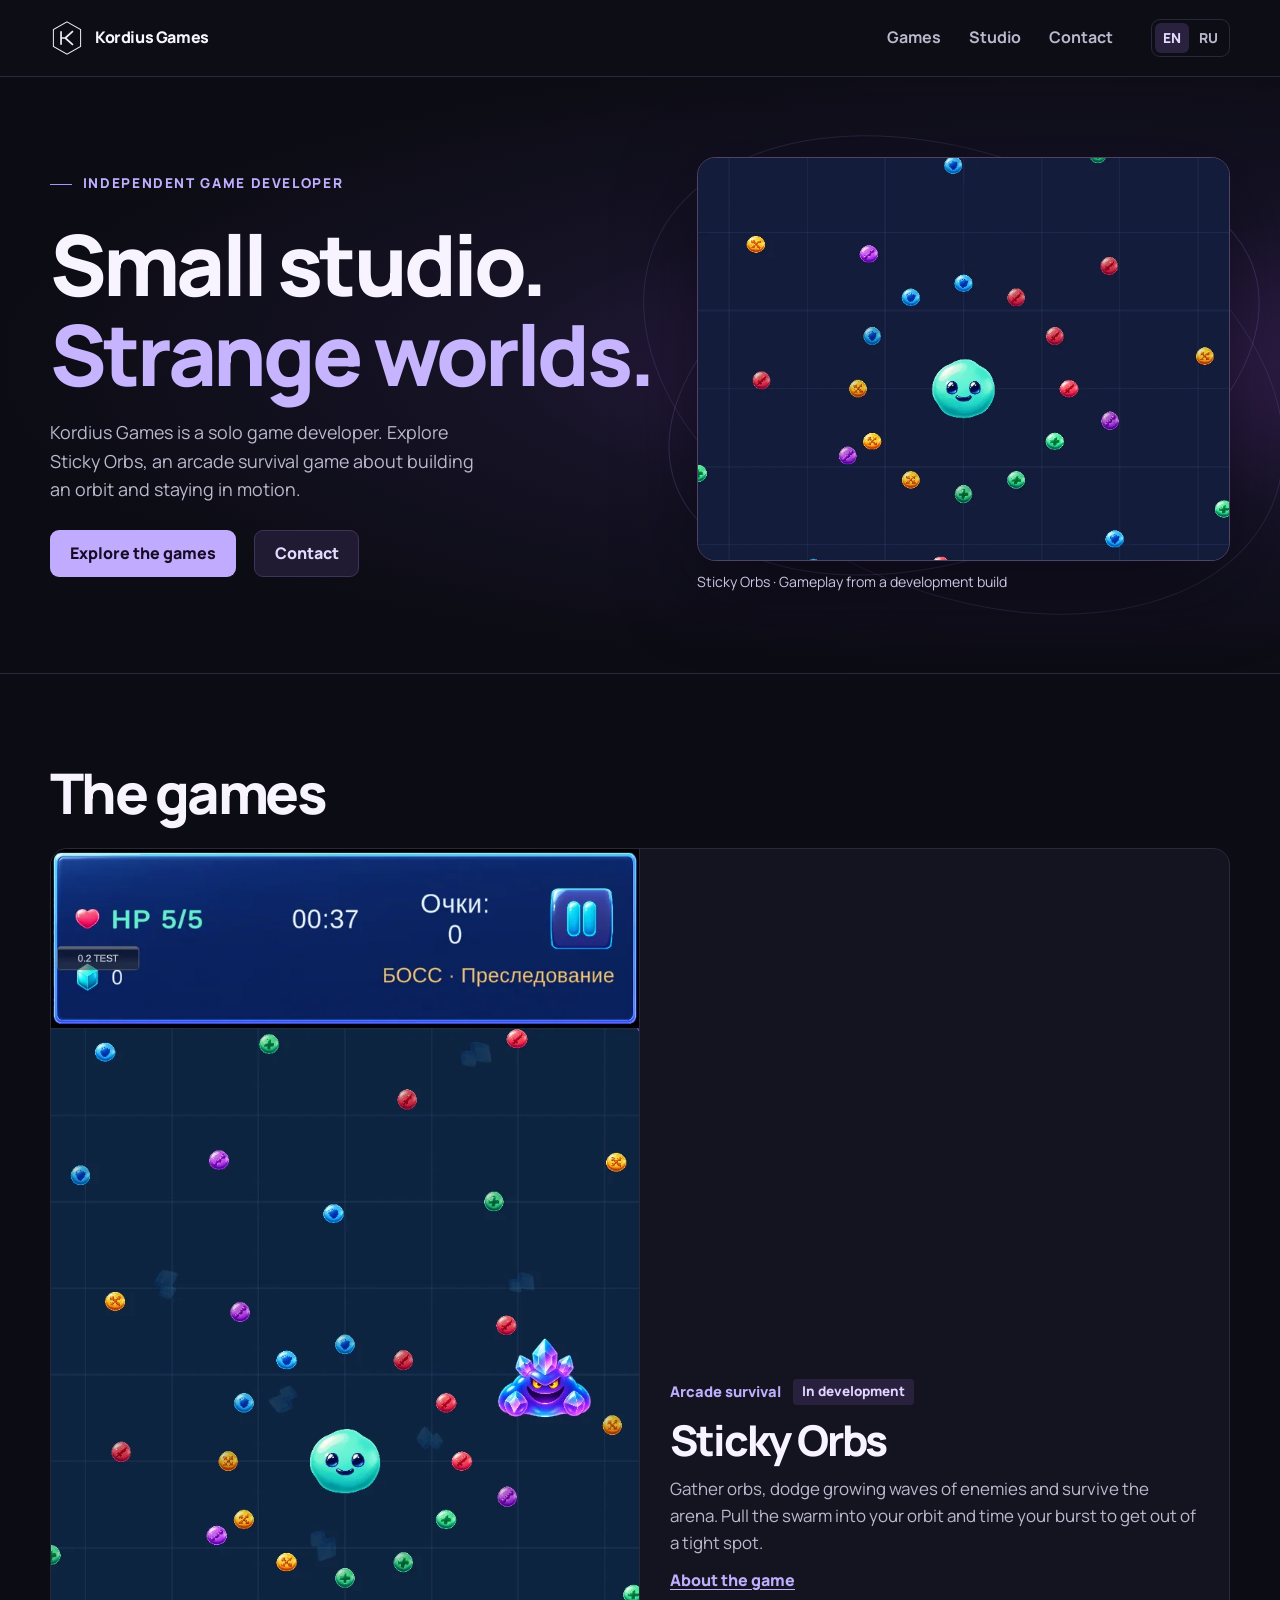
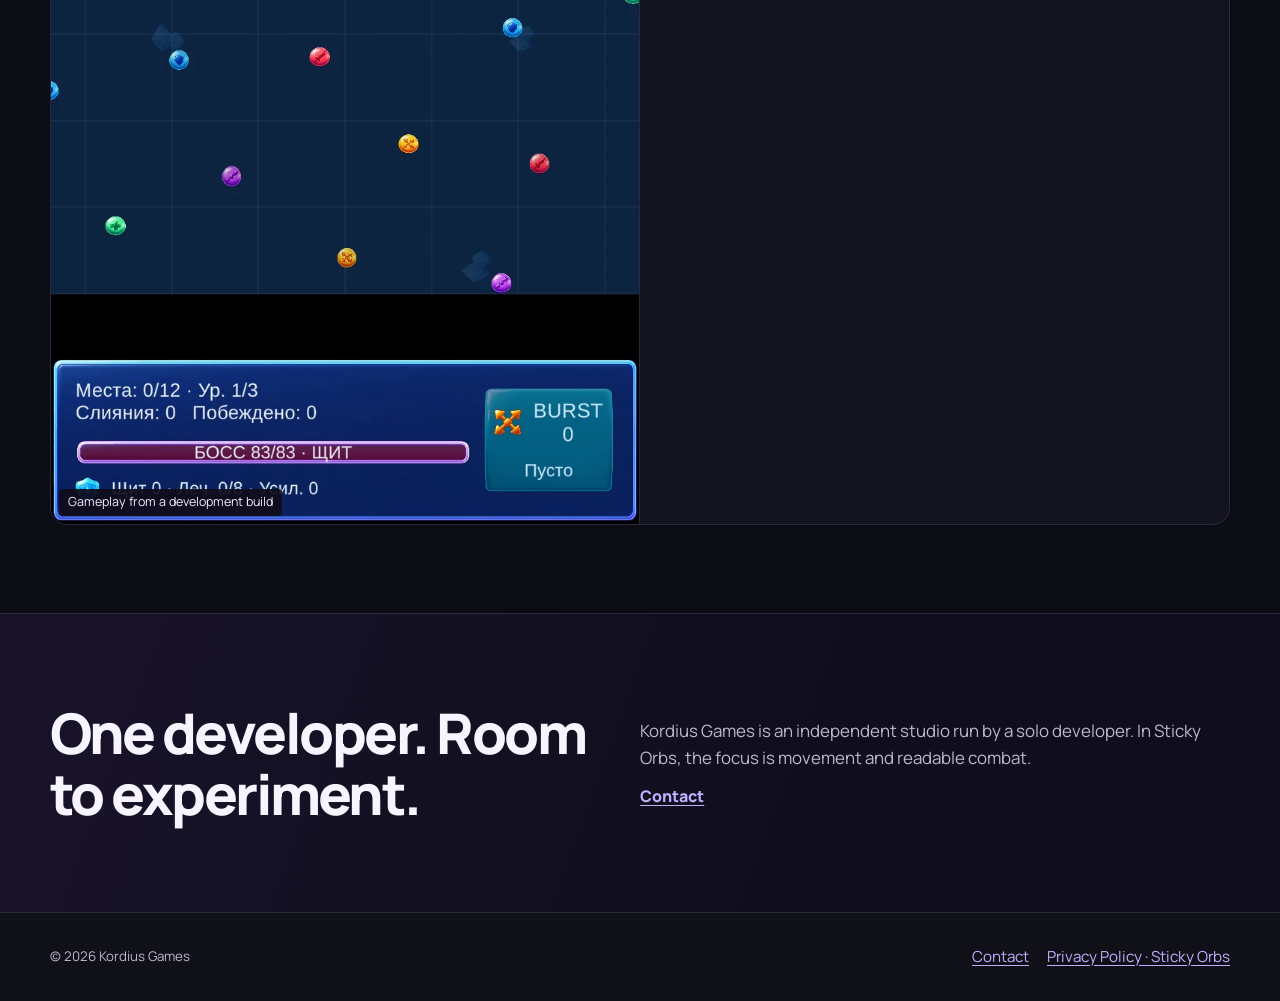
<file: docs/index.html>
<!doctype html>
<html lang="en">
<head>
<meta charset="utf-8">
<meta name="viewport" content="width=device-width, initial-scale=1">
<meta name="theme-color" content="#0c0c14">
<title>Small studio. Strange worlds. — Kordius Games</title>
<meta name="description" content="Kordius Games is a solo game developer. Explore Sticky Orbs, an arcade survival game about building an orbit and staying in motion.">
<link rel="canonical" href="https://kord1us.github.io/kordius-games-site/">
<link rel="alternate" hreflang="en" href="https://kord1us.github.io/kordius-games-site/">
<link rel="alternate" hreflang="ru" href="https://kord1us.github.io/kordius-games-site/ru/">
<link rel="alternate" hreflang="x-default" href="https://kord1us.github.io/kordius-games-site/">
<meta property="og:type" content="website">
<meta property="og:site_name" content="Kordius Games">
<meta property="og:locale" content="en_US">
<meta property="og:title" content="Small studio. Strange worlds. — Kordius Games">
<meta property="og:description" content="Kordius Games is a solo game developer. Explore Sticky Orbs, an arcade survival game about building an orbit and staying in motion.">
<meta property="og:url" content="https://kord1us.github.io/kordius-games-site/">
<meta property="og:image" content="https://kord1us.github.io/kordius-games-site/assets/sticky-gameplay.webp">
<meta name="twitter:card" content="summary_large_image">
<link rel="icon" href="./assets/studio-logo.svg" type="image/svg+xml">
<link rel="stylesheet" href="./assets/site.css">
<script defer src="./assets/site.js"></script>
</head>
<body>
<a class="skip" href="#main">Skip to content</a>
<header class="head"><div class="wrap head-row"><a class="brand" href="./"><img src="./assets/studio-logo.svg" width="34" height="34" alt=""><span>Kordius Games</span></a>
<nav class="nav" id="site-nav" aria-label="Menu"><a href="./games/">Games</a><a href="./about/">Studio</a><a href="./contact/">Contact</a></nav>
<div class="lang"><span aria-current="true" lang="en">EN</span><a href="./ru/" hreflang="ru" lang="ru" aria-label="Русский">RU</a></div>
<button type="button" class="menu" data-menu aria-controls="site-nav" aria-expanded="false">Menu</button>
</div></header>
<main id="main" tabindex="-1"><section class="hero">
      <div class="wrap hero-grid"><div class="hero-copy">
        <p class="kicker">Independent game developer</p>
        <h1>Small studio.<span>Strange worlds.</span></h1>
        <p>Kordius Games is a solo game developer. Explore Sticky Orbs, an arcade survival game about building an orbit and staying in motion.</p>
        <div class="actions"><a class="cta" href="#games">Explore the games</a><a class="cta secondary" href="./contact/">Contact</a></div>
      </div>
      <figure class="hero-image"><img src="./assets/sticky-gameplay.webp" alt="Sticky Orbs gameplay showing a glowing player and waves of enemies" width="786" height="1704" fetchpriority="high" decoding="async">
        <figcaption>Sticky Orbs · Gameplay from a development build</figcaption></figure></div>
      </section>
      <section class="wrap section" id="games"><header class="section-head"><h2>The games</h2></header>
        <div class="grid"><article class="card">
      <div class="card-image"><img src="./assets/sticky-boss-crystal.webp" alt="Crystal boss encounter" width="786" height="1704" loading="lazy" decoding="async"><span class="image-note">Gameplay from a development build</span></div>
      <div class="card-body">
        <div class="card-meta"><span>Arcade survival</span><span class="status">In development</span></div>
        <h3><a href="./games/sticky-orbs/">Sticky Orbs</a></h3>
        <p>Gather orbs, dodge growing waves of enemies and survive the arena. Pull the swarm into your orbit and time your burst to get out of a tight spot.</p>
        <a href="./games/sticky-orbs/" class="text-link" aria-label="About the game · Sticky Orbs">About the game</a>
      </div></article></div></section><section class="section studio-band"><div class="wrap">
      <h2>One developer. Room to experiment.</h2>
      <div><p>Kordius Games is an independent studio run by a solo developer. In Sticky Orbs, the focus is movement and readable combat.</p><a class="text-link" href="./contact/">Contact</a></div>
    </div></section></main>
<footer class="footer"><div class="wrap footer-row">
<small>© 2026 Kordius Games</small>
<div class="links"><a href="./contact/">Contact</a><a href="./privacy/sticky-orbs/">Privacy Policy · Sticky Orbs</a></div>
</div></footer></body></html>
</file>
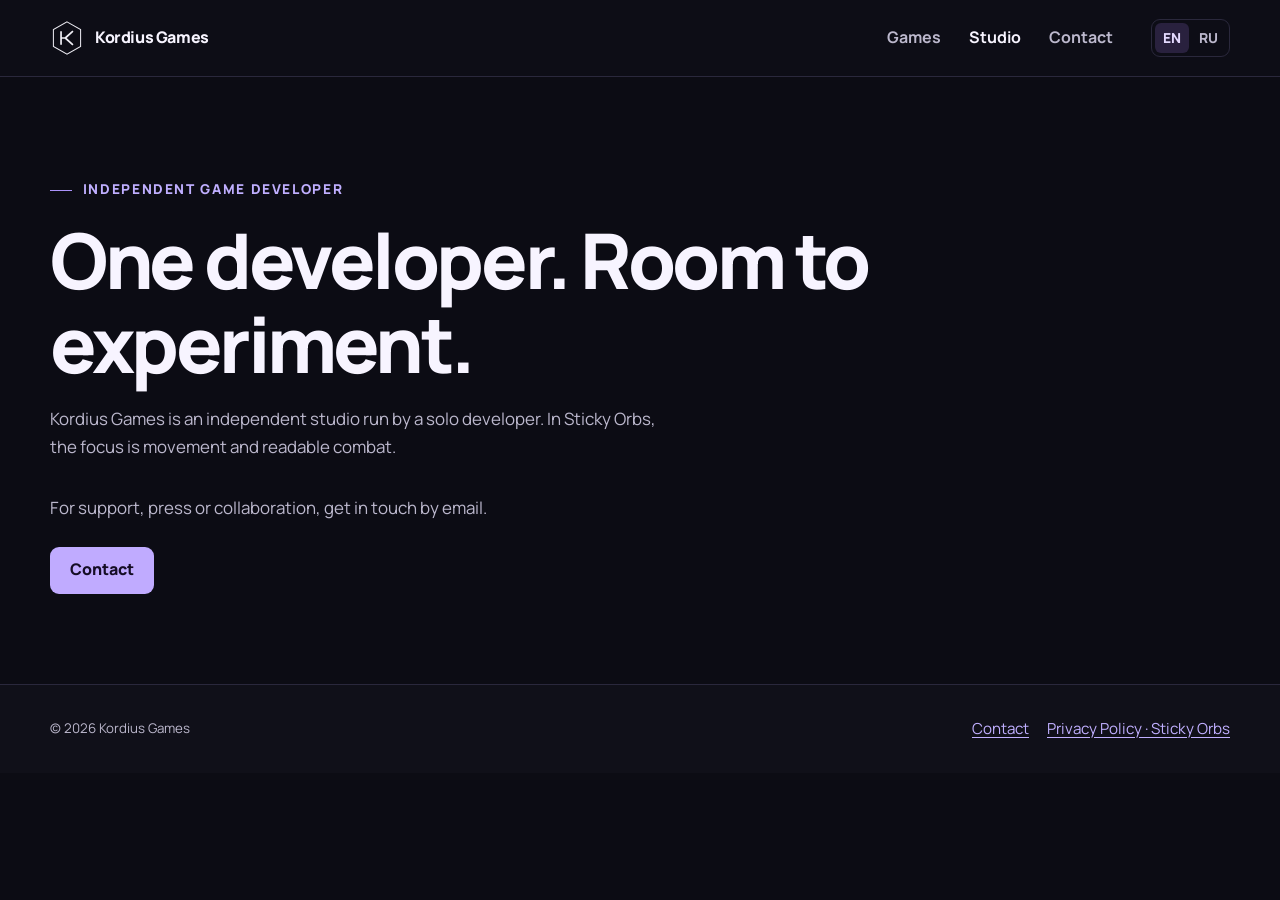
<file: docs/about/index.html>
<!doctype html>
<html lang="en">
<head>
<meta charset="utf-8">
<meta name="viewport" content="width=device-width, initial-scale=1">
<meta name="theme-color" content="#0c0c14">
<title>Studio — Kordius Games</title>
<meta name="description" content="Kordius Games is an independent studio run by a solo developer. In Sticky Orbs, the focus is movement and readable combat.">
<link rel="canonical" href="https://kord1us.github.io/kordius-games-site/about/">
<link rel="alternate" hreflang="en" href="https://kord1us.github.io/kordius-games-site/about/">
<link rel="alternate" hreflang="ru" href="https://kord1us.github.io/kordius-games-site/ru/about/">
<link rel="alternate" hreflang="x-default" href="https://kord1us.github.io/kordius-games-site/about/">
<meta property="og:type" content="website">
<meta property="og:site_name" content="Kordius Games">
<meta property="og:locale" content="en_US">
<meta property="og:title" content="Studio — Kordius Games">
<meta property="og:description" content="Kordius Games is an independent studio run by a solo developer. In Sticky Orbs, the focus is movement and readable combat.">
<meta property="og:url" content="https://kord1us.github.io/kordius-games-site/about/">
<meta property="og:image" content="https://kord1us.github.io/kordius-games-site/assets/sticky-gameplay.webp">
<meta name="twitter:card" content="summary_large_image">
<link rel="icon" href="../assets/studio-logo.svg" type="image/svg+xml">
<link rel="stylesheet" href="../assets/site.css">
<script defer src="../assets/site.js"></script>
</head>
<body>
<a class="skip" href="#main">Skip to content</a>
<header class="head"><div class="wrap head-row"><a class="brand" href="../"><img src="../assets/studio-logo.svg" width="34" height="34" alt=""><span>Kordius Games</span></a>
<nav class="nav" id="site-nav" aria-label="Menu"><a href="../games/">Games</a><a href="../about/" aria-current="page">Studio</a><a href="../contact/">Contact</a></nav>
<div class="lang"><span aria-current="true" lang="en">EN</span><a href="../ru/about/" hreflang="ru" lang="ru" aria-label="Русский">RU</a></div>
<button type="button" class="menu" data-menu aria-controls="site-nav" aria-expanded="false">Menu</button>
</div></header>
<main id="main" tabindex="-1"><section class="wrap page-section"><header class="page-intro">
    <p class="kicker">Independent game developer</p><h1>One developer. Room to experiment.</h1>
    <p>Kordius Games is an independent studio run by a solo developer. In Sticky Orbs, the focus is movement and readable combat.</p></header>
      <p class="page-paragraph">For support, press or collaboration, get in touch by email.</p><div class="actions"><a class="cta" href="../contact/">Contact</a></div>
      </section></main>
<footer class="footer"><div class="wrap footer-row">
<small>© 2026 Kordius Games</small>
<div class="links"><a href="../contact/">Contact</a><a href="../privacy/sticky-orbs/">Privacy Policy · Sticky Orbs</a></div>
</div></footer></body></html>
</file>
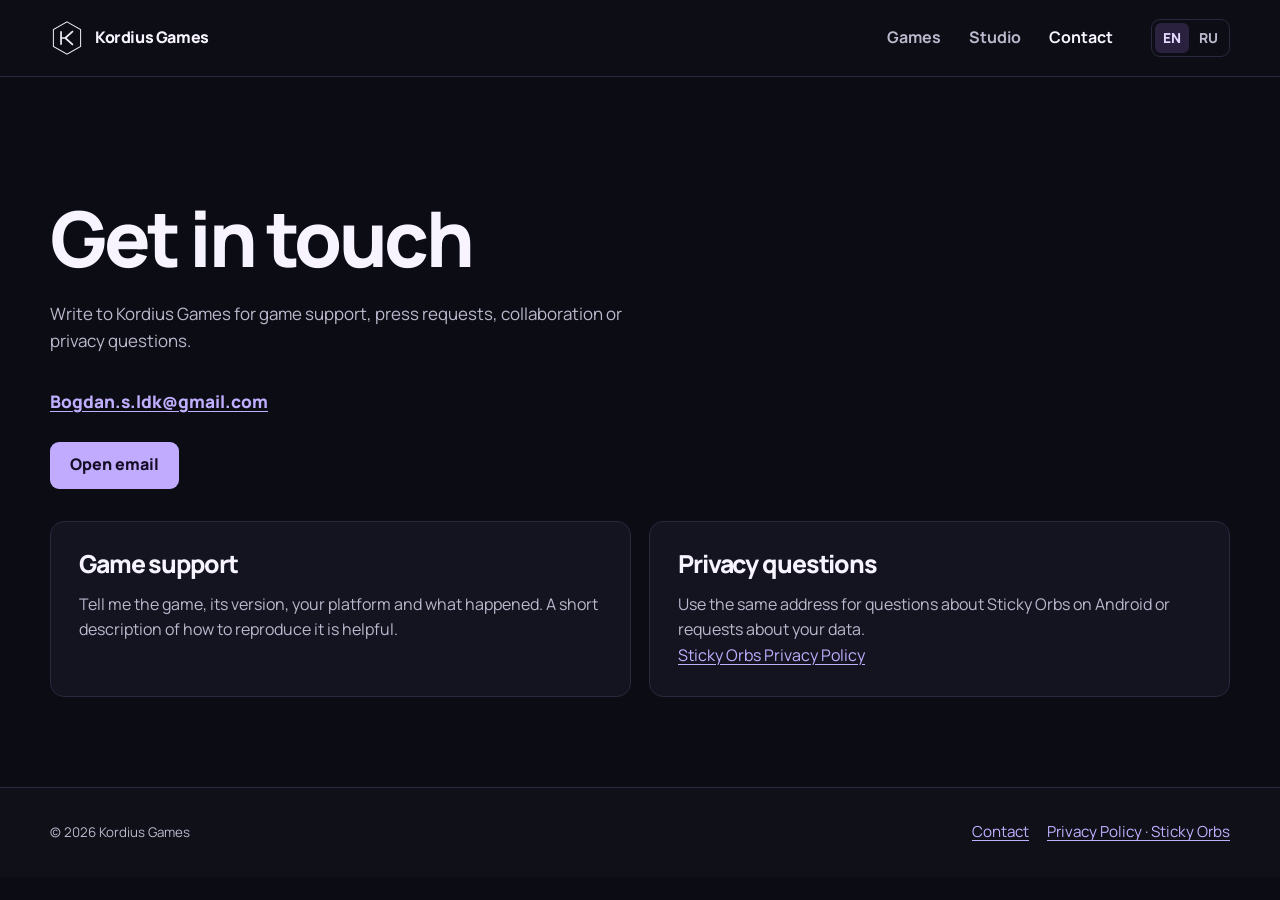
<file: docs/contact/index.html>
<!doctype html>
<html lang="en">
<head>
<meta charset="utf-8">
<meta name="viewport" content="width=device-width, initial-scale=1">
<meta name="theme-color" content="#0c0c14">
<title>Contact — Kordius Games</title>
<meta name="description" content="Write to Kordius Games for game support, press requests, collaboration or privacy questions.">
<link rel="canonical" href="https://kord1us.github.io/kordius-games-site/contact/">
<link rel="alternate" hreflang="en" href="https://kord1us.github.io/kordius-games-site/contact/">
<link rel="alternate" hreflang="ru" href="https://kord1us.github.io/kordius-games-site/ru/contact/">
<link rel="alternate" hreflang="x-default" href="https://kord1us.github.io/kordius-games-site/contact/">
<meta property="og:type" content="website">
<meta property="og:site_name" content="Kordius Games">
<meta property="og:locale" content="en_US">
<meta property="og:title" content="Contact — Kordius Games">
<meta property="og:description" content="Write to Kordius Games for game support, press requests, collaboration or privacy questions.">
<meta property="og:url" content="https://kord1us.github.io/kordius-games-site/contact/">
<meta property="og:image" content="https://kord1us.github.io/kordius-games-site/assets/sticky-gameplay.webp">
<meta name="twitter:card" content="summary_large_image">
<link rel="icon" href="../assets/studio-logo.svg" type="image/svg+xml">
<link rel="stylesheet" href="../assets/site.css">
<script defer src="../assets/site.js"></script>
</head>
<body>
<a class="skip" href="#main">Skip to content</a>
<header class="head"><div class="wrap head-row"><a class="brand" href="../"><img src="../assets/studio-logo.svg" width="34" height="34" alt=""><span>Kordius Games</span></a>
<nav class="nav" id="site-nav" aria-label="Menu"><a href="../games/">Games</a><a href="../about/">Studio</a><a href="../contact/" aria-current="page">Contact</a></nav>
<div class="lang"><span aria-current="true" lang="en">EN</span><a href="../ru/contact/" hreflang="ru" lang="ru" aria-label="Русский">RU</a></div>
<button type="button" class="menu" data-menu aria-controls="site-nav" aria-expanded="false">Menu</button>
</div></header>
<main id="main" tabindex="-1"><section class="wrap page-section"><header class="page-intro">
    <h1>Get in touch</h1>
    <p>Write to Kordius Games for game support, press requests, collaboration or privacy questions.</p></header>
      <p><a class="address" href="mailto:Bogdan.s.ldk@gmail.com">Bogdan.s.ldk@gmail.com</a></p>
      <div class="actions"><a class="cta" href="mailto:Bogdan.s.ldk@gmail.com">Open email</a></div>
      <div class="contact-grid" style="margin-top:2rem">
        <section class="contact-card"><h2>Game support</h2><p>Tell me the game, its version, your platform and what happened. A short description of how to reproduce it is helpful.</p></section>
        <section class="contact-card"><h2>Privacy questions</h2><p>Use the same address for questions about Sticky Orbs on Android or requests about your data.</p>
        <p><a href="../privacy/sticky-orbs/">Sticky Orbs Privacy Policy</a></p></section>
      </div></section></main>
<footer class="footer"><div class="wrap footer-row">
<small>© 2026 Kordius Games</small>
<div class="links"><a href="../contact/">Contact</a><a href="../privacy/sticky-orbs/">Privacy Policy · Sticky Orbs</a></div>
</div></footer></body></html>
</file>
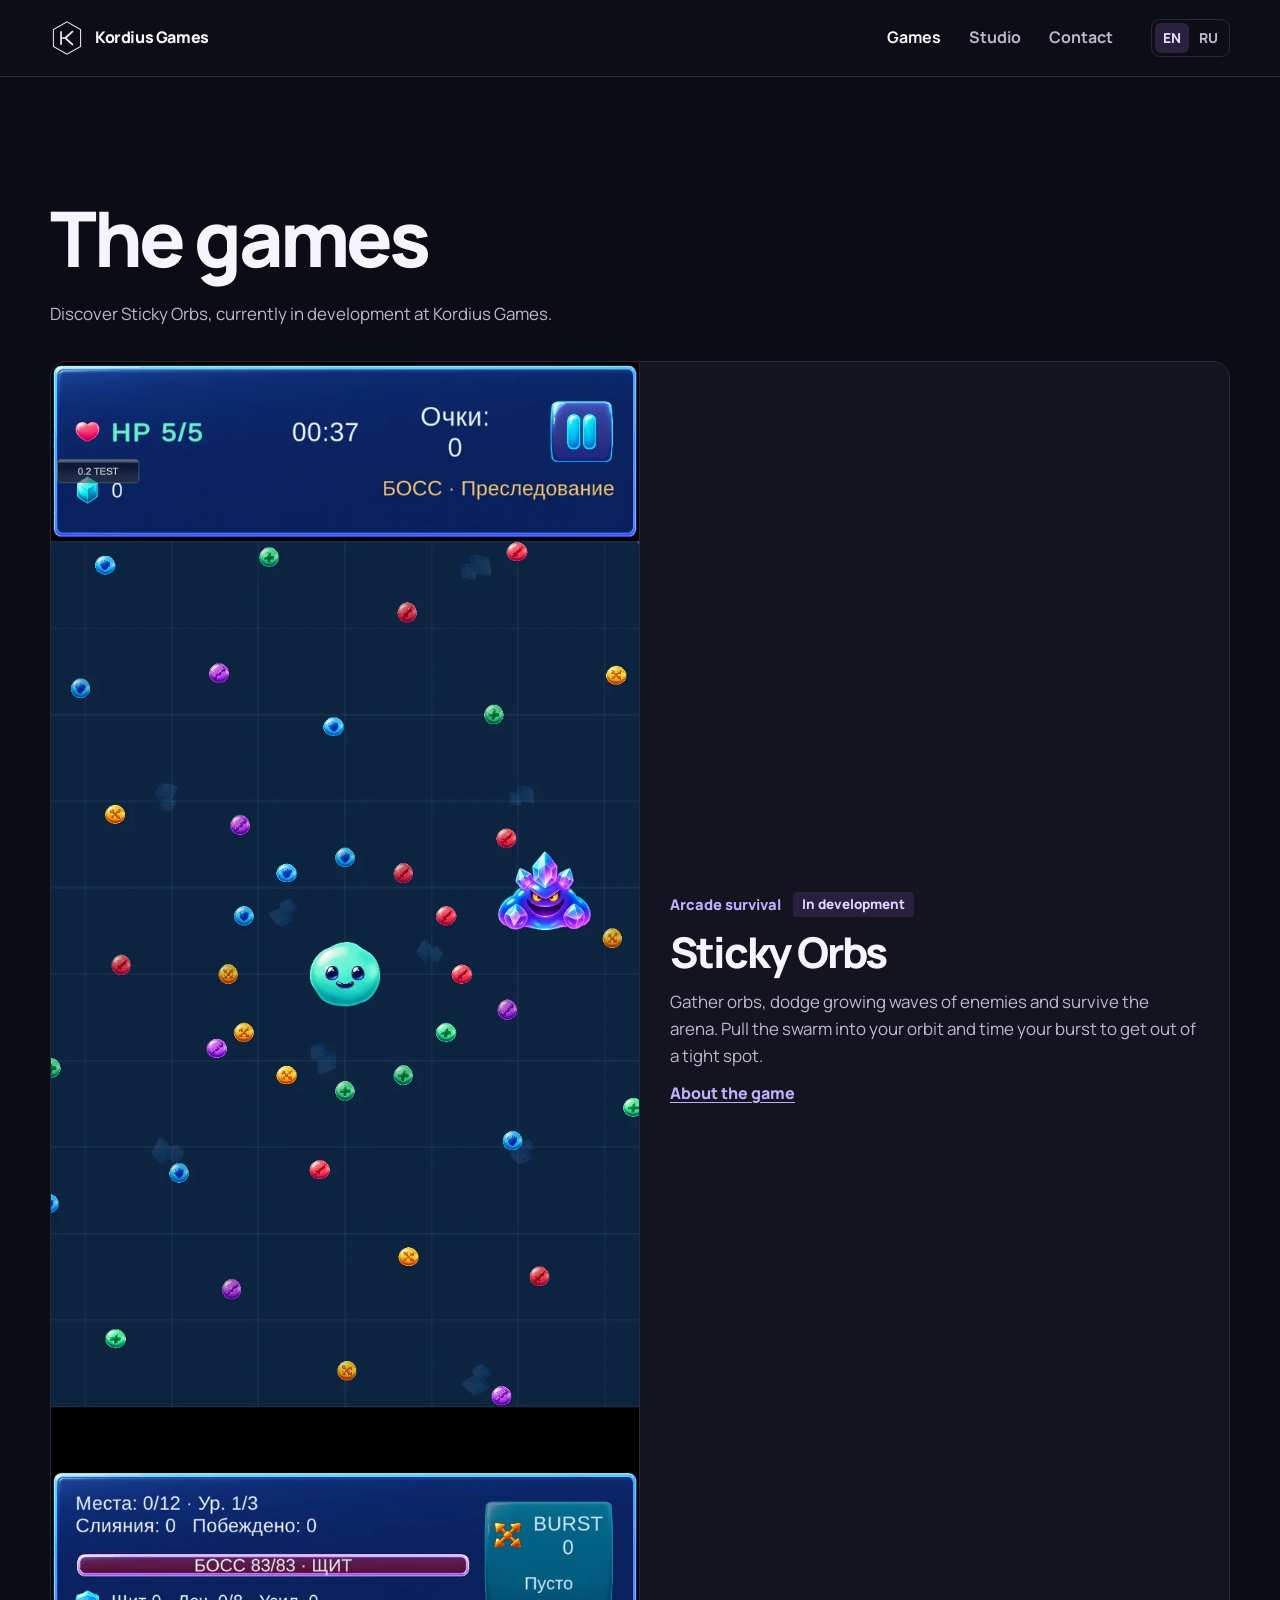
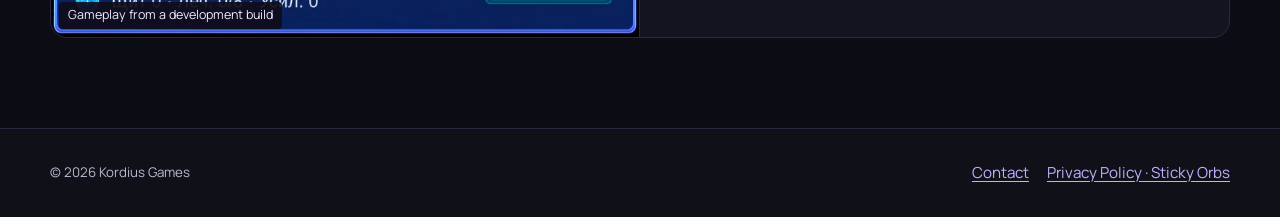
<file: docs/games/index.html>
<!doctype html>
<html lang="en">
<head>
<meta charset="utf-8">
<meta name="viewport" content="width=device-width, initial-scale=1">
<meta name="theme-color" content="#0c0c14">
<title>The games — Kordius Games</title>
<meta name="description" content="Discover Sticky Orbs, currently in development at Kordius Games.">
<link rel="canonical" href="https://kord1us.github.io/kordius-games-site/games/">
<link rel="alternate" hreflang="en" href="https://kord1us.github.io/kordius-games-site/games/">
<link rel="alternate" hreflang="ru" href="https://kord1us.github.io/kordius-games-site/ru/games/">
<link rel="alternate" hreflang="x-default" href="https://kord1us.github.io/kordius-games-site/games/">
<meta property="og:type" content="website">
<meta property="og:site_name" content="Kordius Games">
<meta property="og:locale" content="en_US">
<meta property="og:title" content="The games — Kordius Games">
<meta property="og:description" content="Discover Sticky Orbs, currently in development at Kordius Games.">
<meta property="og:url" content="https://kord1us.github.io/kordius-games-site/games/">
<meta property="og:image" content="https://kord1us.github.io/kordius-games-site/assets/sticky-gameplay.webp">
<meta name="twitter:card" content="summary_large_image">
<link rel="icon" href="../assets/studio-logo.svg" type="image/svg+xml">
<link rel="stylesheet" href="../assets/site.css">
<script defer src="../assets/site.js"></script>
</head>
<body>
<a class="skip" href="#main">Skip to content</a>
<header class="head"><div class="wrap head-row"><a class="brand" href="../"><img src="../assets/studio-logo.svg" width="34" height="34" alt=""><span>Kordius Games</span></a>
<nav class="nav" id="site-nav" aria-label="Menu"><a href="../games/" aria-current="page">Games</a><a href="../about/">Studio</a><a href="../contact/">Contact</a></nav>
<div class="lang"><span aria-current="true" lang="en">EN</span><a href="../ru/games/" hreflang="ru" lang="ru" aria-label="Русский">RU</a></div>
<button type="button" class="menu" data-menu aria-controls="site-nav" aria-expanded="false">Menu</button>
</div></header>
<main id="main" tabindex="-1"><section class="wrap page-section"><header class="page-intro">
    <h1>The games</h1>
    <p>Discover Sticky Orbs, currently in development at Kordius Games.</p></header>
      <div class="grid"><article class="card">
      <div class="card-image"><img src="../assets/sticky-boss-crystal.webp" alt="Crystal boss encounter" width="786" height="1704" loading="lazy" decoding="async"><span class="image-note">Gameplay from a development build</span></div>
      <div class="card-body">
        <div class="card-meta"><span>Arcade survival</span><span class="status">In development</span></div>
        <h2><a href="../games/sticky-orbs/">Sticky Orbs</a></h2>
        <p>Gather orbs, dodge growing waves of enemies and survive the arena. Pull the swarm into your orbit and time your burst to get out of a tight spot.</p>
        <a href="../games/sticky-orbs/" class="text-link" aria-label="About the game · Sticky Orbs">About the game</a>
      </div></article></div></section></main>
<footer class="footer"><div class="wrap footer-row">
<small>© 2026 Kordius Games</small>
<div class="links"><a href="../contact/">Contact</a><a href="../privacy/sticky-orbs/">Privacy Policy · Sticky Orbs</a></div>
</div></footer></body></html>
</file>
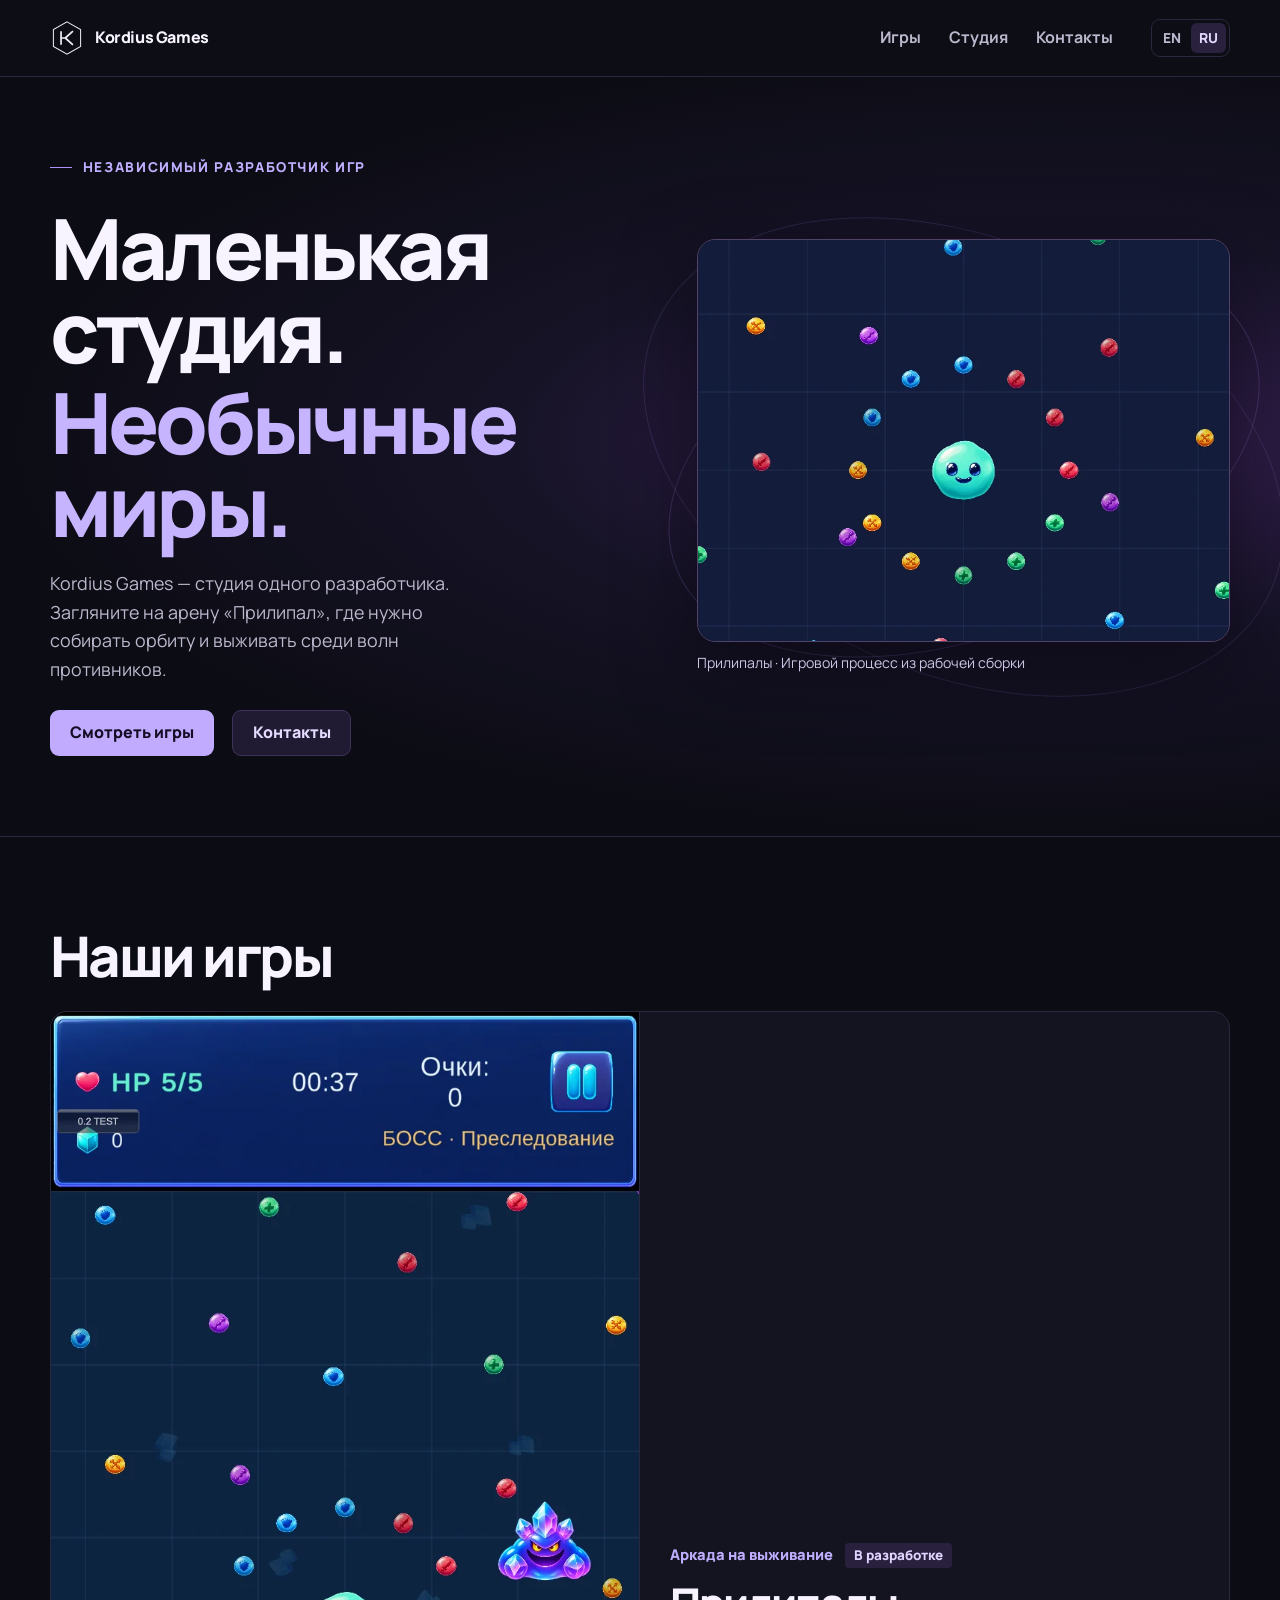
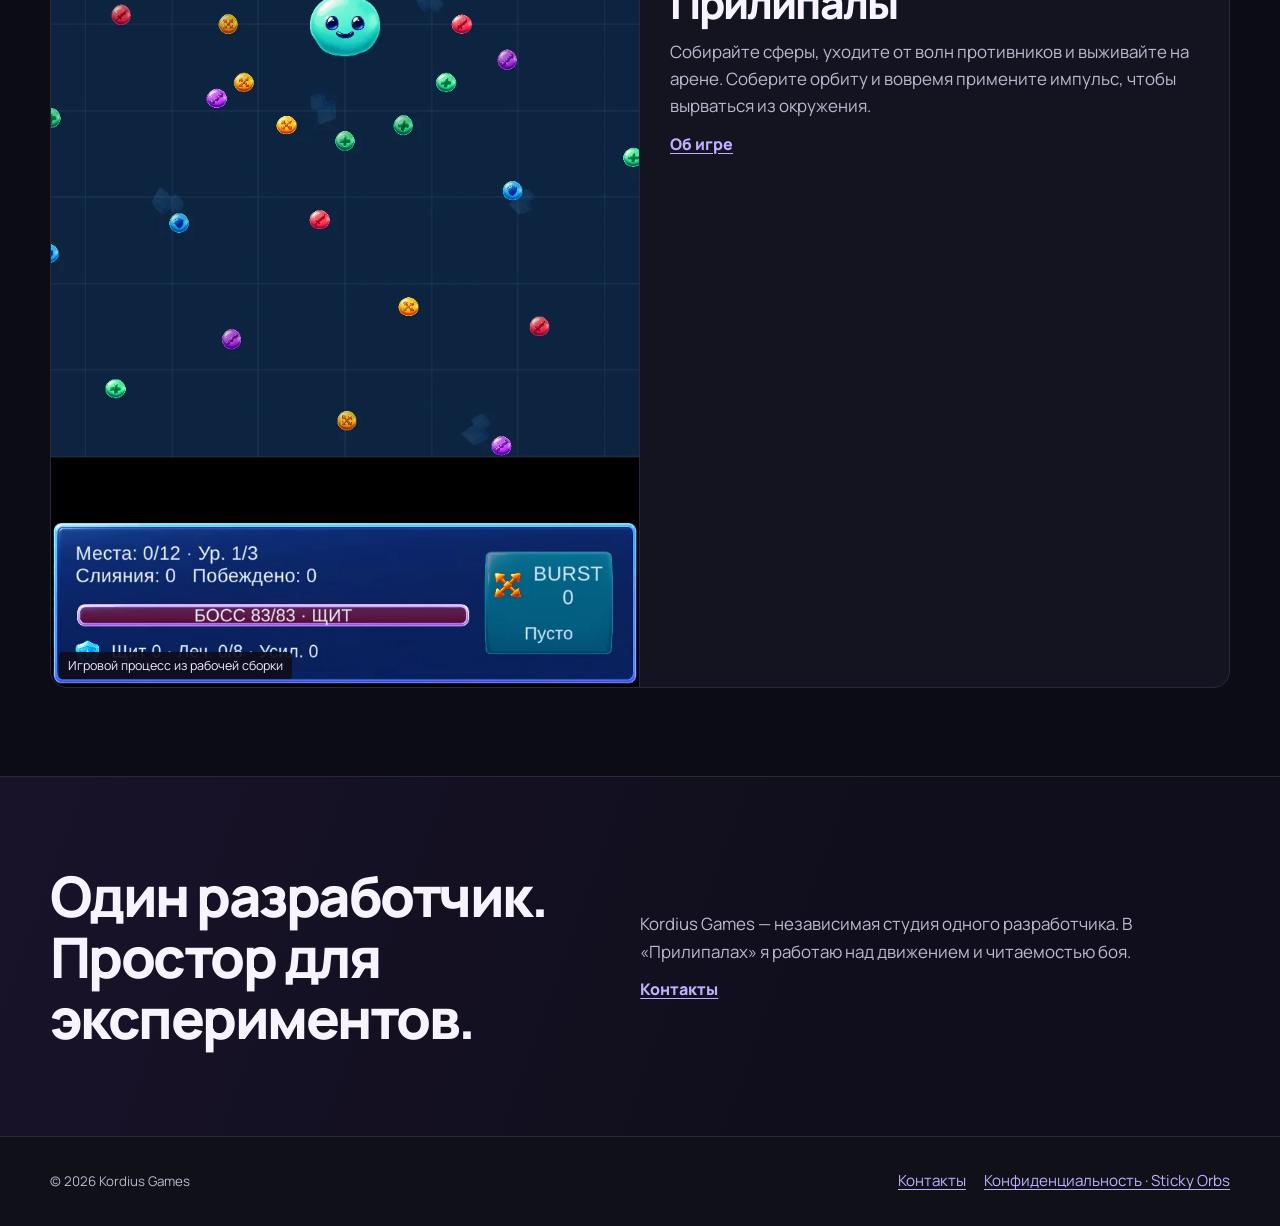
<file: docs/ru/index.html>
<!doctype html>
<html lang="ru">
<head>
<meta charset="utf-8">
<meta name="viewport" content="width=device-width, initial-scale=1">
<meta name="theme-color" content="#0c0c14">
<title>Маленькая студия. Необычные миры. — Kordius Games</title>
<meta name="description" content="Kordius Games — студия одного разработчика. Загляните на арену «Прилипал», где нужно собирать орбиту и выживать среди волн противников.">
<link rel="canonical" href="https://kord1us.github.io/kordius-games-site/ru/">
<link rel="alternate" hreflang="en" href="https://kord1us.github.io/kordius-games-site/">
<link rel="alternate" hreflang="ru" href="https://kord1us.github.io/kordius-games-site/ru/">
<link rel="alternate" hreflang="x-default" href="https://kord1us.github.io/kordius-games-site/">
<meta property="og:type" content="website">
<meta property="og:site_name" content="Kordius Games">
<meta property="og:locale" content="ru_RU">
<meta property="og:title" content="Маленькая студия. Необычные миры. — Kordius Games">
<meta property="og:description" content="Kordius Games — студия одного разработчика. Загляните на арену «Прилипал», где нужно собирать орбиту и выживать среди волн противников.">
<meta property="og:url" content="https://kord1us.github.io/kordius-games-site/ru/">
<meta property="og:image" content="https://kord1us.github.io/kordius-games-site/assets/sticky-gameplay.webp">
<meta name="twitter:card" content="summary_large_image">
<link rel="icon" href="../assets/studio-logo.svg" type="image/svg+xml">
<link rel="stylesheet" href="../assets/site.css">
<script defer src="../assets/site.js"></script>
</head>
<body>
<a class="skip" href="#main">Перейти к содержанию</a>
<header class="head"><div class="wrap head-row"><a class="brand" href="../ru/"><img src="../assets/studio-logo.svg" width="34" height="34" alt=""><span>Kordius Games</span></a>
<nav class="nav" id="site-nav" aria-label="Меню"><a href="../ru/games/">Игры</a><a href="../ru/about/">Студия</a><a href="../ru/contact/">Контакты</a></nav>
<div class="lang"><a href="../" hreflang="en" lang="en" aria-label="English">EN</a><span aria-current="true" lang="ru">RU</span></div>
<button type="button" class="menu" data-menu aria-controls="site-nav" aria-expanded="false">Меню</button>
</div></header>
<main id="main" tabindex="-1"><section class="hero">
      <div class="wrap hero-grid"><div class="hero-copy">
        <p class="kicker">Независимый разработчик игр</p>
        <h1>Маленькая студия.<span>Необычные миры.</span></h1>
        <p>Kordius Games — студия одного разработчика. Загляните на арену «Прилипал», где нужно собирать орбиту и выживать среди волн противников.</p>
        <div class="actions"><a class="cta" href="#games">Смотреть игры</a><a class="cta secondary" href="../ru/contact/">Контакты</a></div>
      </div>
      <figure class="hero-image"><img src="../assets/sticky-gameplay.webp" alt="Игровой процесс «Прилипал»: светящаяся сфера игрока и волны противников" width="786" height="1704" fetchpriority="high" decoding="async">
        <figcaption>Прилипалы · Игровой процесс из рабочей сборки</figcaption></figure></div>
      </section>
      <section class="wrap section" id="games"><header class="section-head"><h2>Наши игры</h2></header>
        <div class="grid"><article class="card">
      <div class="card-image"><img src="../assets/sticky-boss-crystal.webp" alt="Бой с кристаллическим боссом" width="786" height="1704" loading="lazy" decoding="async"><span class="image-note">Игровой процесс из рабочей сборки</span></div>
      <div class="card-body">
        <div class="card-meta"><span>Аркада на выживание</span><span class="status">В разработке</span></div>
        <h3><a href="../ru/games/sticky-orbs/">Прилипалы</a></h3>
        <p>Собирайте сферы, уходите от волн противников и выживайте на арене. Соберите орбиту и вовремя примените импульс, чтобы вырваться из окружения.</p>
        <a href="../ru/games/sticky-orbs/" class="text-link" aria-label="Об игре · Прилипалы">Об игре</a>
      </div></article></div></section><section class="section studio-band"><div class="wrap">
      <h2>Один разработчик. Простор для экспериментов.</h2>
      <div><p>Kordius Games — независимая студия одного разработчика. В «Прилипалах» я работаю над движением и читаемостью боя.</p><a class="text-link" href="../ru/contact/">Контакты</a></div>
    </div></section></main>
<footer class="footer"><div class="wrap footer-row">
<small>© 2026 Kordius Games</small>
<div class="links"><a href="../ru/contact/">Контакты</a><a href="../ru/privacy/sticky-orbs/">Конфиденциальность · Sticky Orbs</a></div>
</div></footer></body></html>
</file>
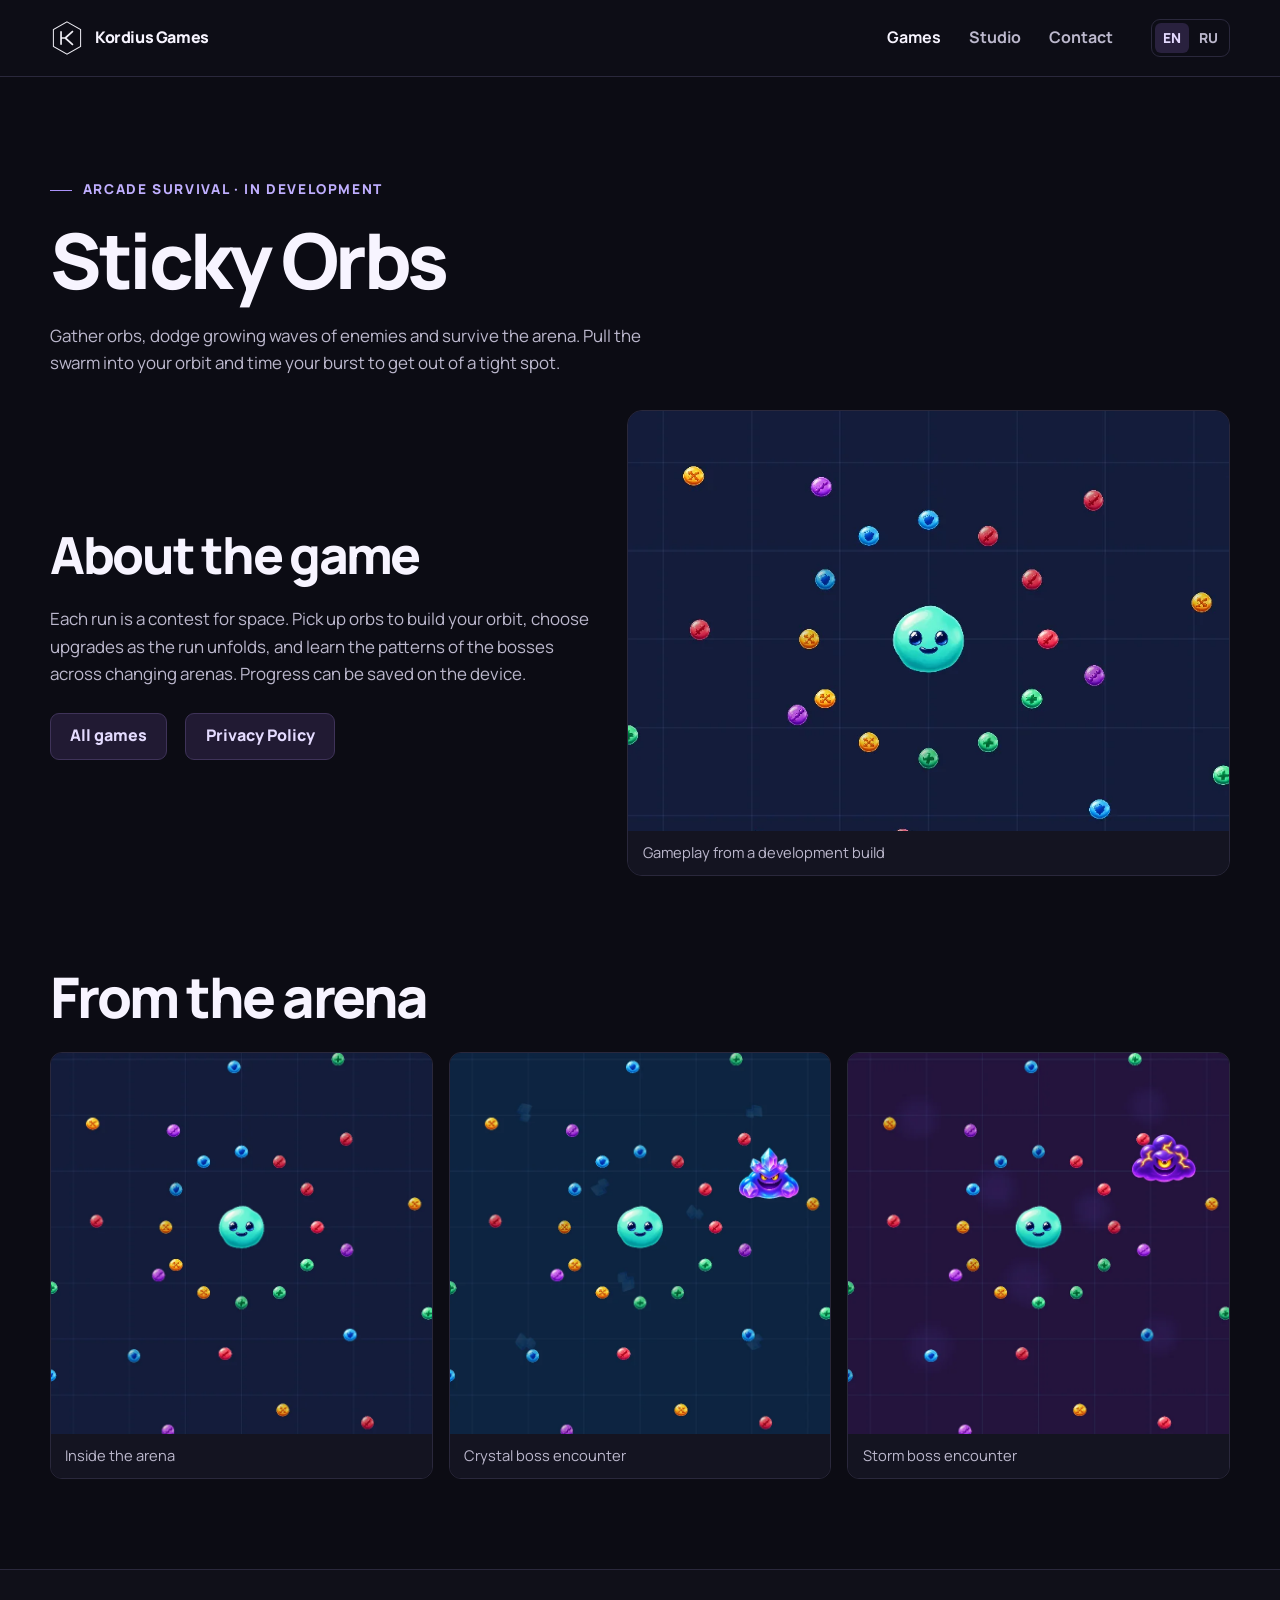
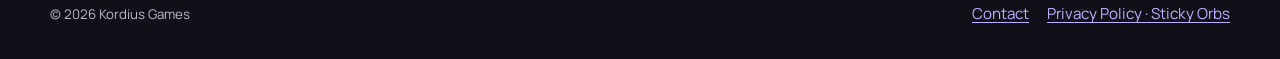
<file: docs/games/sticky-orbs/index.html>
<!doctype html>
<html lang="en">
<head>
<meta charset="utf-8">
<meta name="viewport" content="width=device-width, initial-scale=1">
<meta name="theme-color" content="#0c0c14">
<title>Sticky Orbs — Kordius Games</title>
<meta name="description" content="Gather orbs, dodge growing waves of enemies and survive the arena. Pull the swarm into your orbit and time your burst to get out of a tight spot.">
<link rel="canonical" href="https://kord1us.github.io/kordius-games-site/games/sticky-orbs/">
<link rel="alternate" hreflang="en" href="https://kord1us.github.io/kordius-games-site/games/sticky-orbs/">
<link rel="alternate" hreflang="ru" href="https://kord1us.github.io/kordius-games-site/ru/games/sticky-orbs/">
<link rel="alternate" hreflang="x-default" href="https://kord1us.github.io/kordius-games-site/games/sticky-orbs/">
<meta property="og:type" content="website">
<meta property="og:site_name" content="Kordius Games">
<meta property="og:locale" content="en_US">
<meta property="og:title" content="Sticky Orbs — Kordius Games">
<meta property="og:description" content="Gather orbs, dodge growing waves of enemies and survive the arena. Pull the swarm into your orbit and time your burst to get out of a tight spot.">
<meta property="og:url" content="https://kord1us.github.io/kordius-games-site/games/sticky-orbs/">
<meta property="og:image" content="https://kord1us.github.io/kordius-games-site/assets/sticky-gameplay.webp">
<meta name="twitter:card" content="summary_large_image">
<link rel="icon" href="../../assets/studio-logo.svg" type="image/svg+xml">
<link rel="stylesheet" href="../../assets/site.css">
<script defer src="../../assets/site.js"></script>
</head>
<body>
<a class="skip" href="#main">Skip to content</a>
<header class="head"><div class="wrap head-row"><a class="brand" href="../../"><img src="../../assets/studio-logo.svg" width="34" height="34" alt=""><span>Kordius Games</span></a>
<nav class="nav" id="site-nav" aria-label="Menu"><a href="../../games/" aria-current="page">Games</a><a href="../../about/">Studio</a><a href="../../contact/">Contact</a></nav>
<div class="lang"><span aria-current="true" lang="en">EN</span><a href="../../ru/games/sticky-orbs/" hreflang="ru" lang="ru" aria-label="Русский">RU</a></div>
<button type="button" class="menu" data-menu aria-controls="site-nav" aria-expanded="false">Menu</button>
</div></header>
<main id="main" tabindex="-1"><section class="wrap page-section"><header class="page-intro">
    <p class="kicker">Arcade survival · In development</p><h1>Sticky Orbs</h1>
    <p>Gather orbs, dodge growing waves of enemies and survive the arena. Pull the swarm into your orbit and time your burst to get out of a tight spot.</p></header>
      <div class="feature"><div><h2>About the game</h2>
      <p class="page-paragraph">Each run is a contest for space. Pick up orbs to build your orbit, choose upgrades as the run unfolds, and learn the patterns of the bosses across changing arenas. Progress can be saved on the device.</p>
      <div class="actions"><a class="cta secondary" href="../../games/">All games</a><a class="cta secondary" href="../../privacy/sticky-orbs/">Privacy Policy</a></div>
      </div><figure class=""><img src="../../assets/sticky-gameplay.webp" alt="Sticky Orbs gameplay showing a glowing player and waves of enemies" width="786" height="1704" fetchpriority="high" decoding="async">
      <figcaption>Gameplay from a development build</figcaption></figure></div></section><section class="wrap page-section">
        <header class="section-head"><h2>From the arena</h2></header>
        <div class="gallery"><figure>
          <a href="../../assets/sticky-gameplay.webp" data-gallery="Inside the arena"><img src="../../assets/sticky-gameplay.webp" alt="Inside the arena" width="786" height="1704" loading="lazy" decoding="async"></a>
          <figcaption>Inside the arena</figcaption></figure><figure>
          <a href="../../assets/sticky-boss-crystal.webp" data-gallery="Crystal boss encounter"><img src="../../assets/sticky-boss-crystal.webp" alt="Crystal boss encounter" width="786" height="1704" loading="lazy" decoding="async"></a>
          <figcaption>Crystal boss encounter</figcaption></figure><figure>
          <a href="../../assets/sticky-boss-storm.webp" data-gallery="Storm boss encounter"><img src="../../assets/sticky-boss-storm.webp" alt="Storm boss encounter" width="786" height="1704" loading="lazy" decoding="async"></a>
          <figcaption>Storm boss encounter</figcaption></figure></div></section>
        <dialog id="gallery-dialog" aria-label="From the arena"><form method="dialog">
          <button aria-label="Close">Close</button></form>
          <figure><img alt=""><figcaption></figcaption></figure></dialog></main>
<footer class="footer"><div class="wrap footer-row">
<small>© 2026 Kordius Games</small>
<div class="links"><a href="../../contact/">Contact</a><a href="../../privacy/sticky-orbs/">Privacy Policy · Sticky Orbs</a></div>
</div></footer></body></html>
</file>
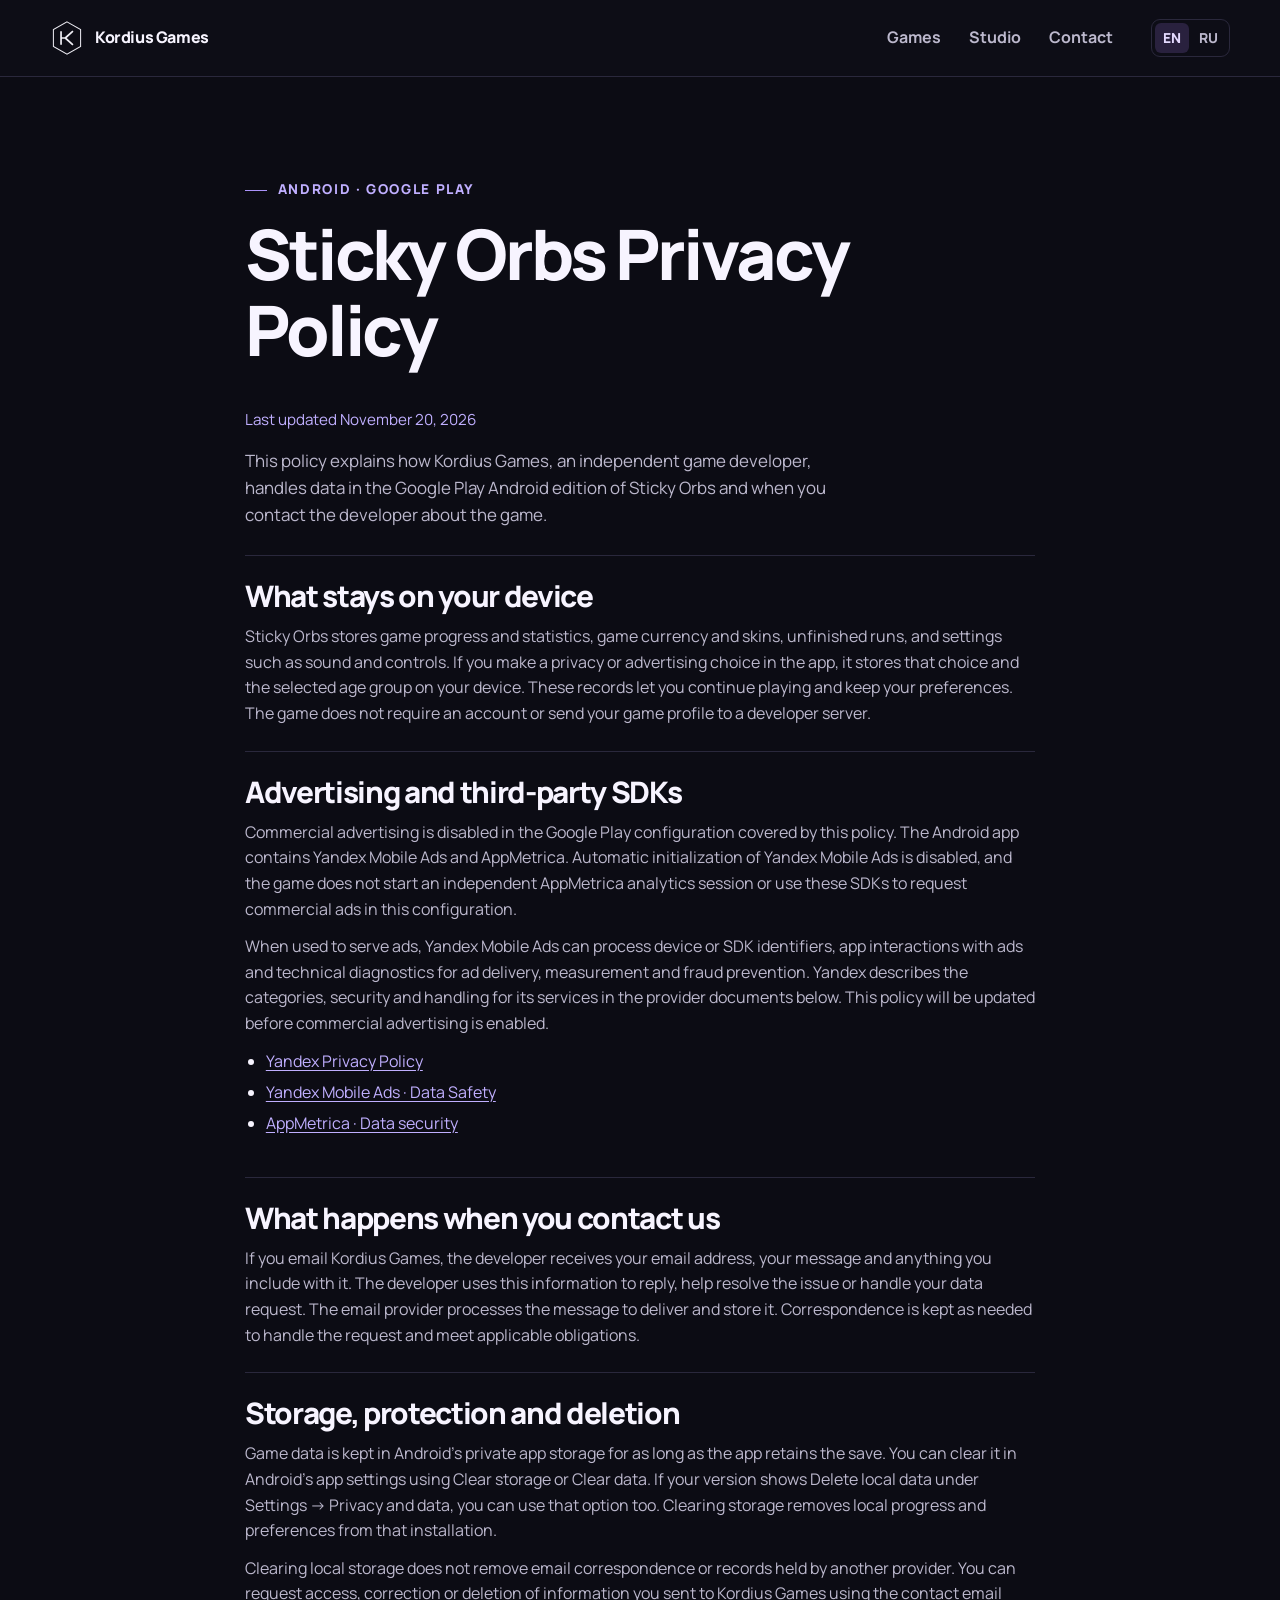
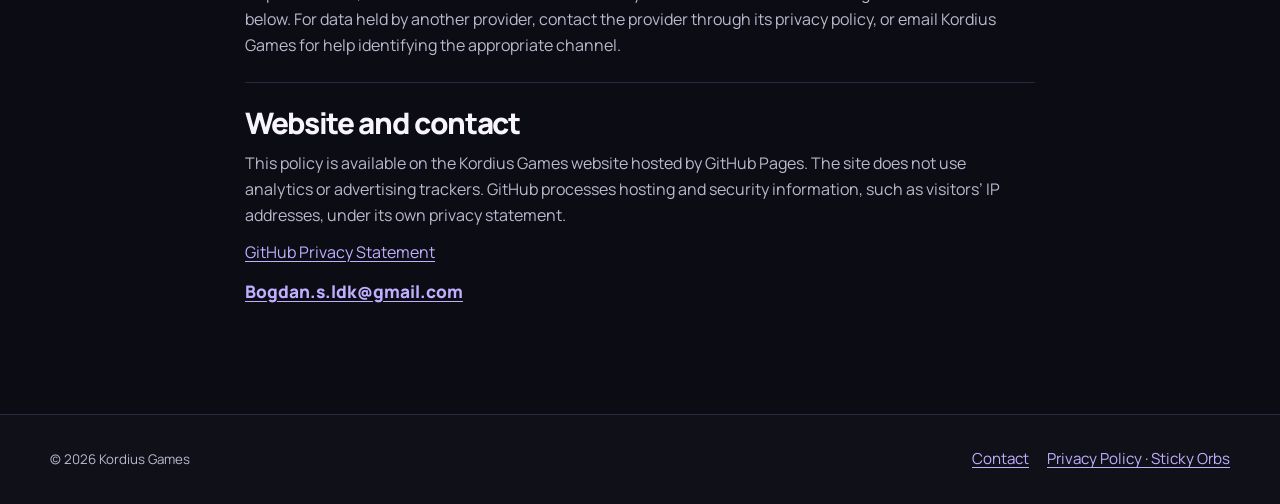
<file: docs/privacy/sticky-orbs/index.html>
<!doctype html>
<html lang="en">
<head>
<meta charset="utf-8">
<meta name="viewport" content="width=device-width, initial-scale=1">
<meta name="theme-color" content="#0c0c14">
<title>Sticky Orbs Privacy Policy — Kordius Games</title>
<meta name="description" content="This policy explains how Kordius Games, an independent game developer, handles data in the Google Play Android edition of Sticky Orbs and when you contact the developer about the game.">
<link rel="canonical" href="https://kord1us.github.io/kordius-games-site/privacy/sticky-orbs/">
<link rel="alternate" hreflang="en" href="https://kord1us.github.io/kordius-games-site/privacy/sticky-orbs/">
<link rel="alternate" hreflang="ru" href="https://kord1us.github.io/kordius-games-site/ru/privacy/sticky-orbs/">
<link rel="alternate" hreflang="x-default" href="https://kord1us.github.io/kordius-games-site/privacy/sticky-orbs/">
<meta property="og:type" content="article">
<meta property="og:site_name" content="Kordius Games">
<meta property="og:locale" content="en_US">
<meta property="og:title" content="Sticky Orbs Privacy Policy — Kordius Games">
<meta property="og:description" content="This policy explains how Kordius Games, an independent game developer, handles data in the Google Play Android edition of Sticky Orbs and when you contact the developer about the game.">
<meta property="og:url" content="https://kord1us.github.io/kordius-games-site/privacy/sticky-orbs/">
<meta property="og:image" content="https://kord1us.github.io/kordius-games-site/assets/sticky-gameplay.webp">
<meta name="twitter:card" content="summary_large_image">
<link rel="icon" href="../../assets/studio-logo.svg" type="image/svg+xml">
<link rel="stylesheet" href="../../assets/site.css">
<script defer src="../../assets/site.js"></script>
</head>
<body>
<a class="skip" href="#main">Skip to content</a>
<header class="head"><div class="wrap head-row"><a class="brand" href="../../"><img src="../../assets/studio-logo.svg" width="34" height="34" alt=""><span>Kordius Games</span></a>
<nav class="nav" id="site-nav" aria-label="Menu"><a href="../../games/">Games</a><a href="../../about/">Studio</a><a href="../../contact/">Contact</a></nav>
<div class="lang"><span aria-current="true" lang="en">EN</span><a href="../../ru/privacy/sticky-orbs/" hreflang="ru" lang="ru" aria-label="Русский">RU</a></div>
<button type="button" class="menu" data-menu aria-controls="site-nav" aria-expanded="false">Menu</button>
</div></header>
<main id="main" tabindex="-1"><div class="wrap"><article class="legal">
      <header class="page-intro">
    <p class="kicker">Android · Google Play</p><h1>Sticky Orbs Privacy Policy</h1>
    </header>
      <p class="policy-date">Last updated <time datetime="2026-11-20">November 20, 2026</time></p>
      <p class="page-paragraph" style="margin-bottom:1.5rem">This policy explains how Kordius Games, an independent game developer, handles data in the Google Play Android edition of Sticky Orbs and when you contact the developer about the game.</p>
      <div class="legal-body"><section>
        <h2>What stays on your device</h2><p>Sticky Orbs stores game progress and statistics, game currency and skins, unfinished runs, and settings such as sound and controls. If you make a privacy or advertising choice in the app, it stores that choice and the selected age group on your device. These records let you continue playing and keep your preferences. The game does not require an account or send your game profile to a developer server.</p>


      </section><section>
        <h2>Advertising and third-party SDKs</h2><p>Commercial advertising is disabled in the Google Play configuration covered by this policy. The Android app contains Yandex Mobile Ads and AppMetrica. Automatic initialization of Yandex Mobile Ads is disabled, and the game does not start an independent AppMetrica analytics session or use these SDKs to request commercial ads in this configuration.</p><p>When used to serve ads, Yandex Mobile Ads can process device or SDK identifiers, app interactions with ads and technical diagnostics for ad delivery, measurement and fraud prevention. Yandex describes the categories, security and handling for its services in the provider documents below. This policy will be updated before commercial advertising is enabled.</p>
        <ul>
          <li><a href="https://yandex.com/legal/confidential/">Yandex Privacy Policy</a></li>
          <li><a href="https://ads.yandex.com/helpcenter/en/dev/android/app-privacy-android">Yandex Mobile Ads · Data Safety</a></li>
          <li><a href="https://appmetrica.yandex.com/docs/en/new-users/data-security">AppMetrica · Data security</a></li></ul>

      </section><section>
        <h2>What happens when you contact us</h2><p>If you email Kordius Games, the developer receives your email address, your message and anything you include with it. The developer uses this information to reply, help resolve the issue or handle your data request. The email provider processes the message to deliver and store it. Correspondence is kept as needed to handle the request and meet applicable obligations.</p>


      </section><section>
        <h2>Storage, protection and deletion</h2><p>Game data is kept in Android’s private app storage for as long as the app retains the save. You can clear it in Android’s app settings using Clear storage or Clear data. If your version shows Delete local data under Settings → Privacy and data, you can use that option too. Clearing storage removes local progress and preferences from that installation.</p><p>Clearing local storage does not remove email correspondence or records held by another provider. You can request access, correction or deletion of information you sent to Kordius Games using the contact email below. For data held by another provider, contact the provider through its privacy policy, or email Kordius Games for help identifying the appropriate channel.</p>


      </section><section>
        <h2>Website and contact</h2><p>This policy is available on the Kordius Games website hosted by GitHub Pages. The site does not use analytics or advertising trackers. GitHub processes hosting and security information, such as visitors’ IP addresses, under its own privacy statement.</p>

        <p><a href="https://docs.github.com/en/site-policy/privacy-policies/github-general-privacy-statement">GitHub Privacy Statement</a></p><p><a class="address" href="mailto:Bogdan.s.ldk@gmail.com">Bogdan.s.ldk@gmail.com</a></p>
      </section></div></article></div></main>
<footer class="footer"><div class="wrap footer-row">
<small>© 2026 Kordius Games</small>
<div class="links"><a href="../../contact/">Contact</a><a href="../../privacy/sticky-orbs/">Privacy Policy · Sticky Orbs</a></div>
</div></footer></body></html>
</file>
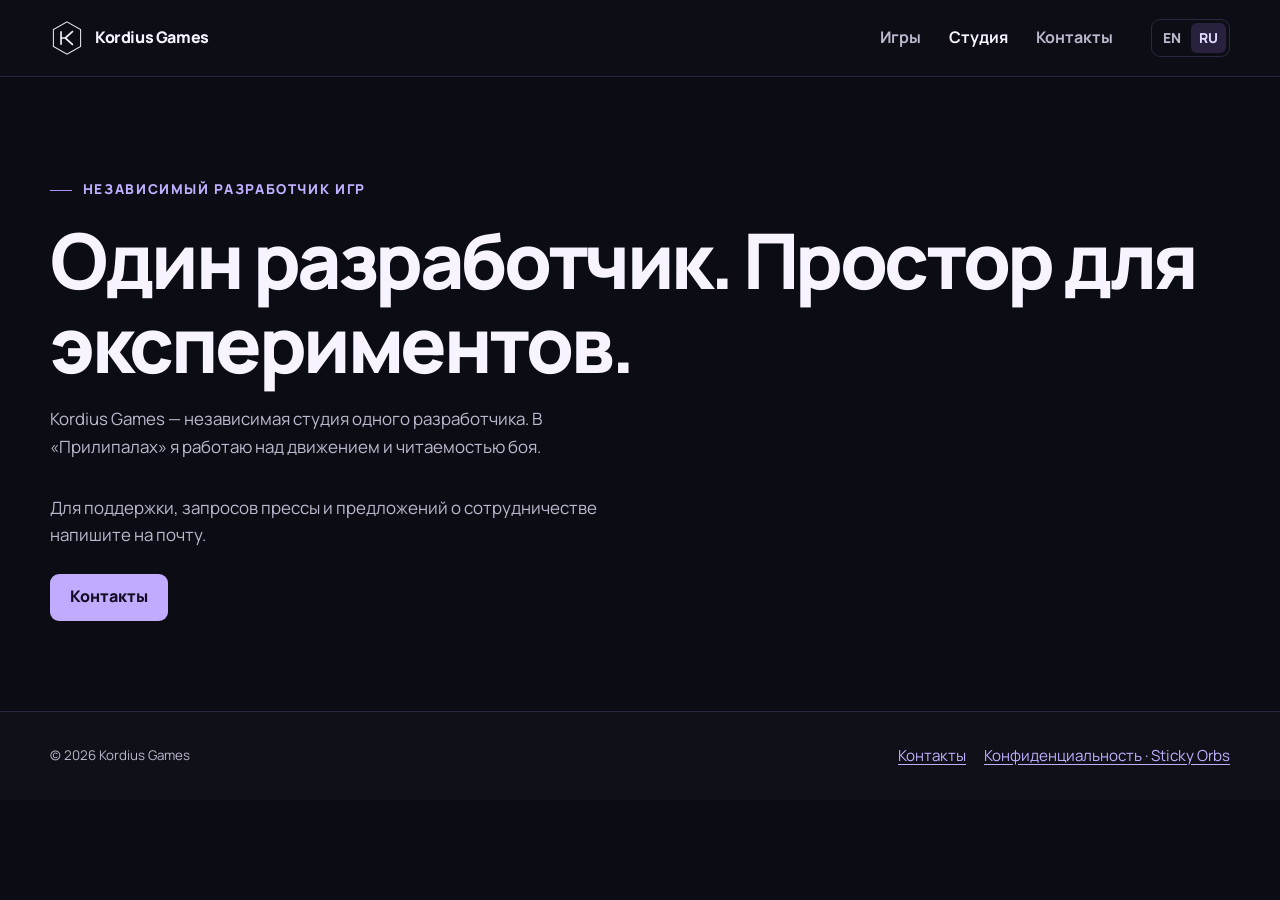
<file: docs/ru/about/index.html>
<!doctype html>
<html lang="ru">
<head>
<meta charset="utf-8">
<meta name="viewport" content="width=device-width, initial-scale=1">
<meta name="theme-color" content="#0c0c14">
<title>Студия — Kordius Games</title>
<meta name="description" content="Kordius Games — независимая студия одного разработчика. В «Прилипалах» я работаю над движением и читаемостью боя.">
<link rel="canonical" href="https://kord1us.github.io/kordius-games-site/ru/about/">
<link rel="alternate" hreflang="en" href="https://kord1us.github.io/kordius-games-site/about/">
<link rel="alternate" hreflang="ru" href="https://kord1us.github.io/kordius-games-site/ru/about/">
<link rel="alternate" hreflang="x-default" href="https://kord1us.github.io/kordius-games-site/about/">
<meta property="og:type" content="website">
<meta property="og:site_name" content="Kordius Games">
<meta property="og:locale" content="ru_RU">
<meta property="og:title" content="Студия — Kordius Games">
<meta property="og:description" content="Kordius Games — независимая студия одного разработчика. В «Прилипалах» я работаю над движением и читаемостью боя.">
<meta property="og:url" content="https://kord1us.github.io/kordius-games-site/ru/about/">
<meta property="og:image" content="https://kord1us.github.io/kordius-games-site/assets/sticky-gameplay.webp">
<meta name="twitter:card" content="summary_large_image">
<link rel="icon" href="../../assets/studio-logo.svg" type="image/svg+xml">
<link rel="stylesheet" href="../../assets/site.css">
<script defer src="../../assets/site.js"></script>
</head>
<body>
<a class="skip" href="#main">Перейти к содержанию</a>
<header class="head"><div class="wrap head-row"><a class="brand" href="../../ru/"><img src="../../assets/studio-logo.svg" width="34" height="34" alt=""><span>Kordius Games</span></a>
<nav class="nav" id="site-nav" aria-label="Меню"><a href="../../ru/games/">Игры</a><a href="../../ru/about/" aria-current="page">Студия</a><a href="../../ru/contact/">Контакты</a></nav>
<div class="lang"><a href="../../about/" hreflang="en" lang="en" aria-label="English">EN</a><span aria-current="true" lang="ru">RU</span></div>
<button type="button" class="menu" data-menu aria-controls="site-nav" aria-expanded="false">Меню</button>
</div></header>
<main id="main" tabindex="-1"><section class="wrap page-section"><header class="page-intro">
    <p class="kicker">Независимый разработчик игр</p><h1>Один разработчик. Простор для экспериментов.</h1>
    <p>Kordius Games — независимая студия одного разработчика. В «Прилипалах» я работаю над движением и читаемостью боя.</p></header>
      <p class="page-paragraph">Для поддержки, запросов прессы и предложений о сотрудничестве напишите на почту.</p><div class="actions"><a class="cta" href="../../ru/contact/">Контакты</a></div>
      </section></main>
<footer class="footer"><div class="wrap footer-row">
<small>© 2026 Kordius Games</small>
<div class="links"><a href="../../ru/contact/">Контакты</a><a href="../../ru/privacy/sticky-orbs/">Конфиденциальность · Sticky Orbs</a></div>
</div></footer></body></html>
</file>
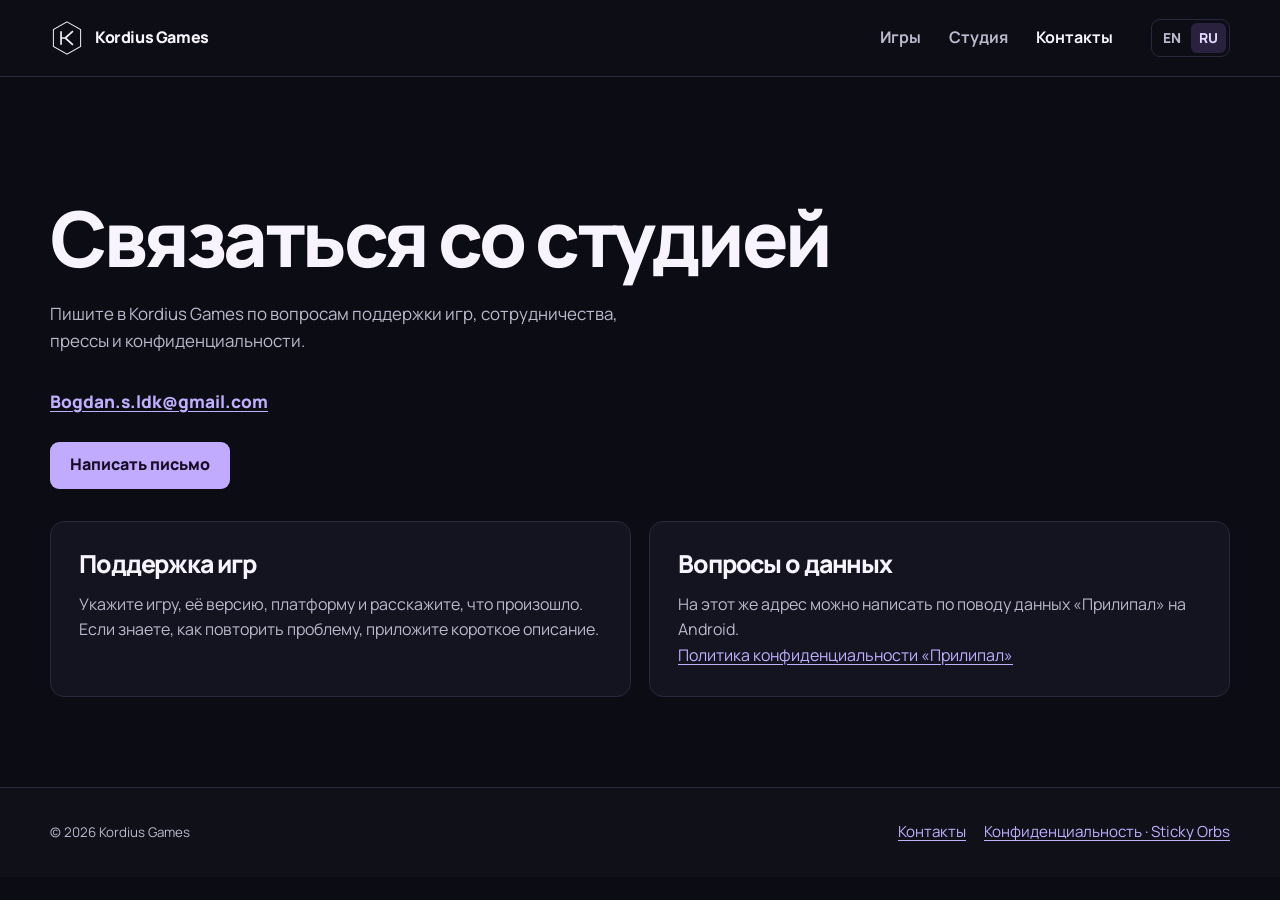
<file: docs/ru/contact/index.html>
<!doctype html>
<html lang="ru">
<head>
<meta charset="utf-8">
<meta name="viewport" content="width=device-width, initial-scale=1">
<meta name="theme-color" content="#0c0c14">
<title>Контакты — Kordius Games</title>
<meta name="description" content="Пишите в Kordius Games по вопросам поддержки игр, сотрудничества, прессы и конфиденциальности.">
<link rel="canonical" href="https://kord1us.github.io/kordius-games-site/ru/contact/">
<link rel="alternate" hreflang="en" href="https://kord1us.github.io/kordius-games-site/contact/">
<link rel="alternate" hreflang="ru" href="https://kord1us.github.io/kordius-games-site/ru/contact/">
<link rel="alternate" hreflang="x-default" href="https://kord1us.github.io/kordius-games-site/contact/">
<meta property="og:type" content="website">
<meta property="og:site_name" content="Kordius Games">
<meta property="og:locale" content="ru_RU">
<meta property="og:title" content="Контакты — Kordius Games">
<meta property="og:description" content="Пишите в Kordius Games по вопросам поддержки игр, сотрудничества, прессы и конфиденциальности.">
<meta property="og:url" content="https://kord1us.github.io/kordius-games-site/ru/contact/">
<meta property="og:image" content="https://kord1us.github.io/kordius-games-site/assets/sticky-gameplay.webp">
<meta name="twitter:card" content="summary_large_image">
<link rel="icon" href="../../assets/studio-logo.svg" type="image/svg+xml">
<link rel="stylesheet" href="../../assets/site.css">
<script defer src="../../assets/site.js"></script>
</head>
<body>
<a class="skip" href="#main">Перейти к содержанию</a>
<header class="head"><div class="wrap head-row"><a class="brand" href="../../ru/"><img src="../../assets/studio-logo.svg" width="34" height="34" alt=""><span>Kordius Games</span></a>
<nav class="nav" id="site-nav" aria-label="Меню"><a href="../../ru/games/">Игры</a><a href="../../ru/about/">Студия</a><a href="../../ru/contact/" aria-current="page">Контакты</a></nav>
<div class="lang"><a href="../../contact/" hreflang="en" lang="en" aria-label="English">EN</a><span aria-current="true" lang="ru">RU</span></div>
<button type="button" class="menu" data-menu aria-controls="site-nav" aria-expanded="false">Меню</button>
</div></header>
<main id="main" tabindex="-1"><section class="wrap page-section"><header class="page-intro">
    <h1>Связаться со студией</h1>
    <p>Пишите в Kordius Games по вопросам поддержки игр, сотрудничества, прессы и конфиденциальности.</p></header>
      <p><a class="address" href="mailto:Bogdan.s.ldk@gmail.com">Bogdan.s.ldk@gmail.com</a></p>
      <div class="actions"><a class="cta" href="mailto:Bogdan.s.ldk@gmail.com">Написать письмо</a></div>
      <div class="contact-grid" style="margin-top:2rem">
        <section class="contact-card"><h2>Поддержка игр</h2><p>Укажите игру, её версию, платформу и расскажите, что произошло. Если знаете, как повторить проблему, приложите короткое описание.</p></section>
        <section class="contact-card"><h2>Вопросы о данных</h2><p>На этот же адрес можно написать по поводу данных «Прилипал» на Android.</p>
        <p><a href="../../ru/privacy/sticky-orbs/">Политика конфиденциальности «Прилипал»</a></p></section>
      </div></section></main>
<footer class="footer"><div class="wrap footer-row">
<small>© 2026 Kordius Games</small>
<div class="links"><a href="../../ru/contact/">Контакты</a><a href="../../ru/privacy/sticky-orbs/">Конфиденциальность · Sticky Orbs</a></div>
</div></footer></body></html>
</file>
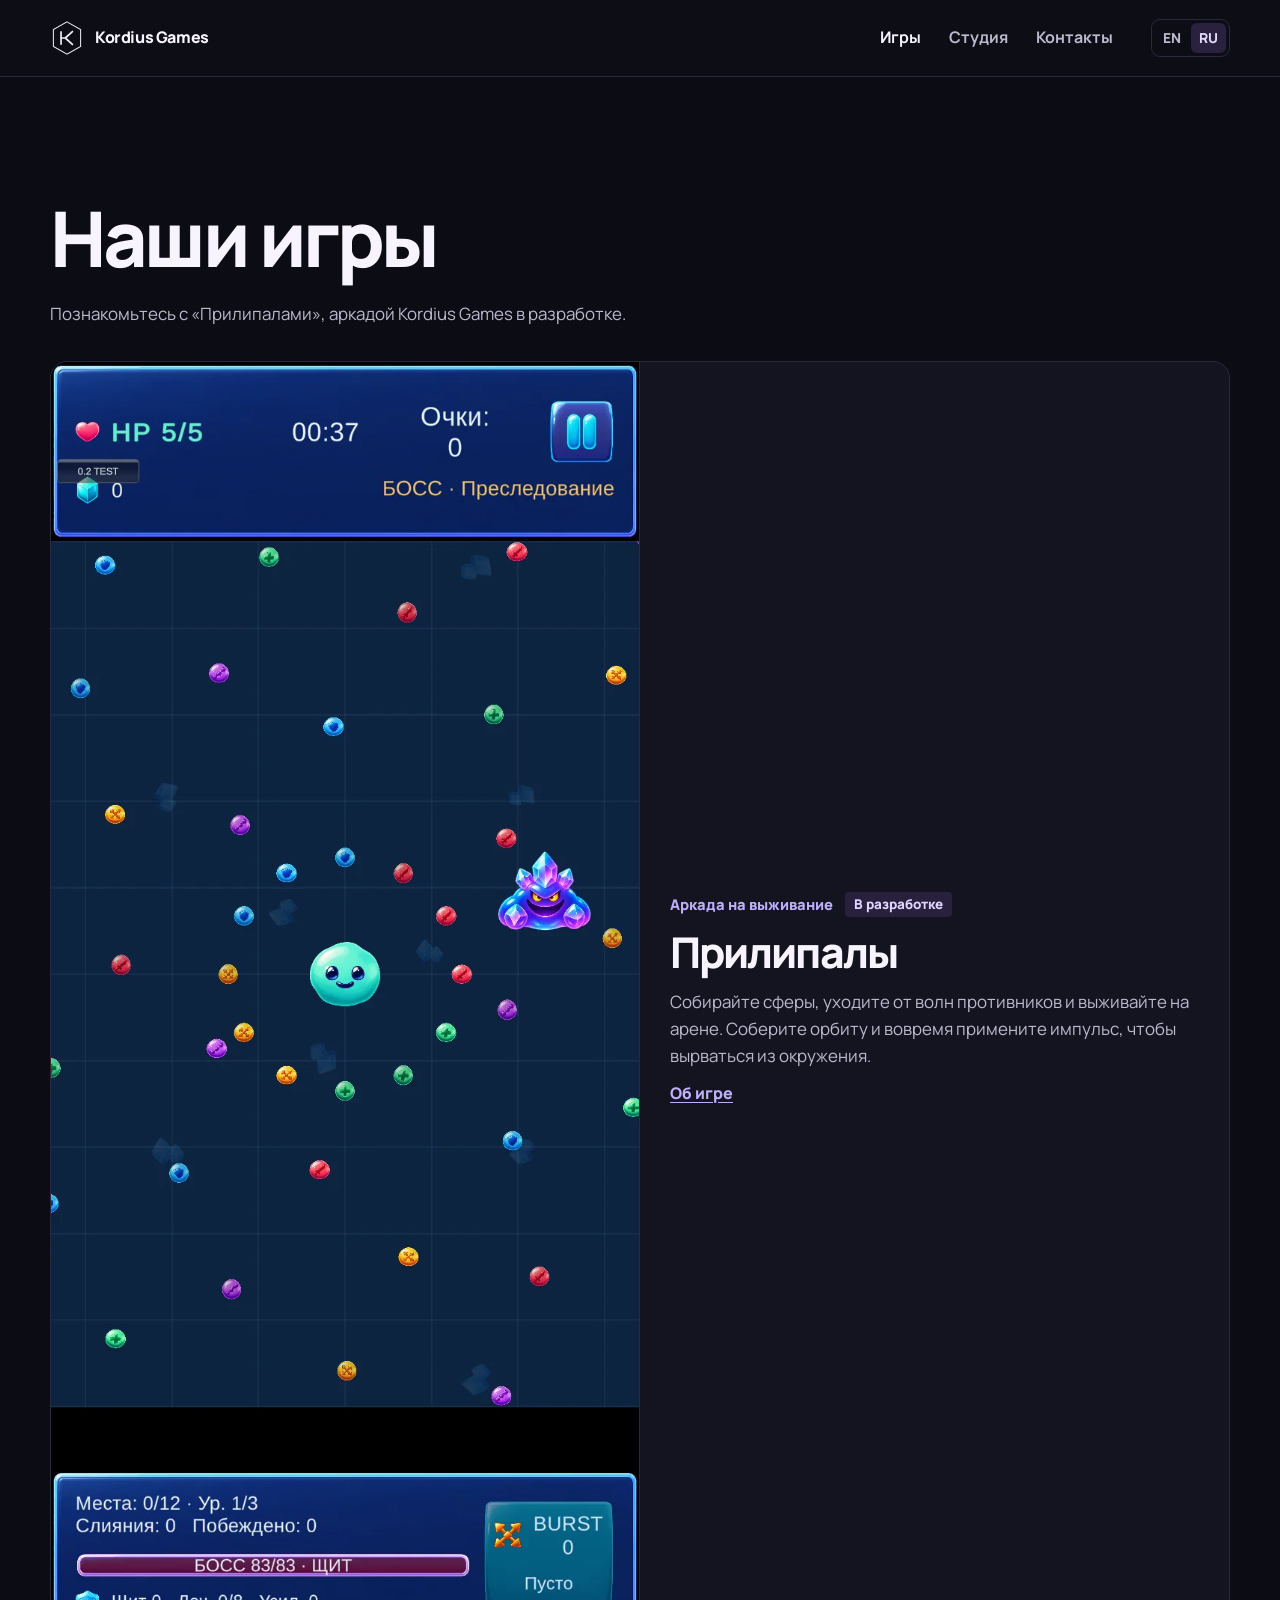
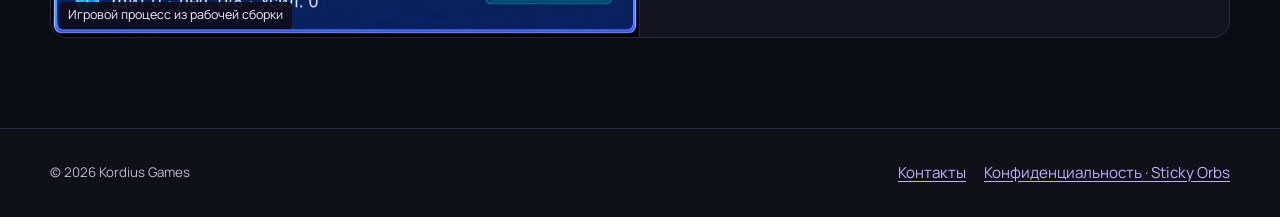
<file: docs/ru/games/index.html>
<!doctype html>
<html lang="ru">
<head>
<meta charset="utf-8">
<meta name="viewport" content="width=device-width, initial-scale=1">
<meta name="theme-color" content="#0c0c14">
<title>Наши игры — Kordius Games</title>
<meta name="description" content="Познакомьтесь с «Прилипалами», аркадой Kordius Games в разработке.">
<link rel="canonical" href="https://kord1us.github.io/kordius-games-site/ru/games/">
<link rel="alternate" hreflang="en" href="https://kord1us.github.io/kordius-games-site/games/">
<link rel="alternate" hreflang="ru" href="https://kord1us.github.io/kordius-games-site/ru/games/">
<link rel="alternate" hreflang="x-default" href="https://kord1us.github.io/kordius-games-site/games/">
<meta property="og:type" content="website">
<meta property="og:site_name" content="Kordius Games">
<meta property="og:locale" content="ru_RU">
<meta property="og:title" content="Наши игры — Kordius Games">
<meta property="og:description" content="Познакомьтесь с «Прилипалами», аркадой Kordius Games в разработке.">
<meta property="og:url" content="https://kord1us.github.io/kordius-games-site/ru/games/">
<meta property="og:image" content="https://kord1us.github.io/kordius-games-site/assets/sticky-gameplay.webp">
<meta name="twitter:card" content="summary_large_image">
<link rel="icon" href="../../assets/studio-logo.svg" type="image/svg+xml">
<link rel="stylesheet" href="../../assets/site.css">
<script defer src="../../assets/site.js"></script>
</head>
<body>
<a class="skip" href="#main">Перейти к содержанию</a>
<header class="head"><div class="wrap head-row"><a class="brand" href="../../ru/"><img src="../../assets/studio-logo.svg" width="34" height="34" alt=""><span>Kordius Games</span></a>
<nav class="nav" id="site-nav" aria-label="Меню"><a href="../../ru/games/" aria-current="page">Игры</a><a href="../../ru/about/">Студия</a><a href="../../ru/contact/">Контакты</a></nav>
<div class="lang"><a href="../../games/" hreflang="en" lang="en" aria-label="English">EN</a><span aria-current="true" lang="ru">RU</span></div>
<button type="button" class="menu" data-menu aria-controls="site-nav" aria-expanded="false">Меню</button>
</div></header>
<main id="main" tabindex="-1"><section class="wrap page-section"><header class="page-intro">
    <h1>Наши игры</h1>
    <p>Познакомьтесь с «Прилипалами», аркадой Kordius Games в разработке.</p></header>
      <div class="grid"><article class="card">
      <div class="card-image"><img src="../../assets/sticky-boss-crystal.webp" alt="Бой с кристаллическим боссом" width="786" height="1704" loading="lazy" decoding="async"><span class="image-note">Игровой процесс из рабочей сборки</span></div>
      <div class="card-body">
        <div class="card-meta"><span>Аркада на выживание</span><span class="status">В разработке</span></div>
        <h2><a href="../../ru/games/sticky-orbs/">Прилипалы</a></h2>
        <p>Собирайте сферы, уходите от волн противников и выживайте на арене. Соберите орбиту и вовремя примените импульс, чтобы вырваться из окружения.</p>
        <a href="../../ru/games/sticky-orbs/" class="text-link" aria-label="Об игре · Прилипалы">Об игре</a>
      </div></article></div></section></main>
<footer class="footer"><div class="wrap footer-row">
<small>© 2026 Kordius Games</small>
<div class="links"><a href="../../ru/contact/">Контакты</a><a href="../../ru/privacy/sticky-orbs/">Конфиденциальность · Sticky Orbs</a></div>
</div></footer></body></html>
</file>
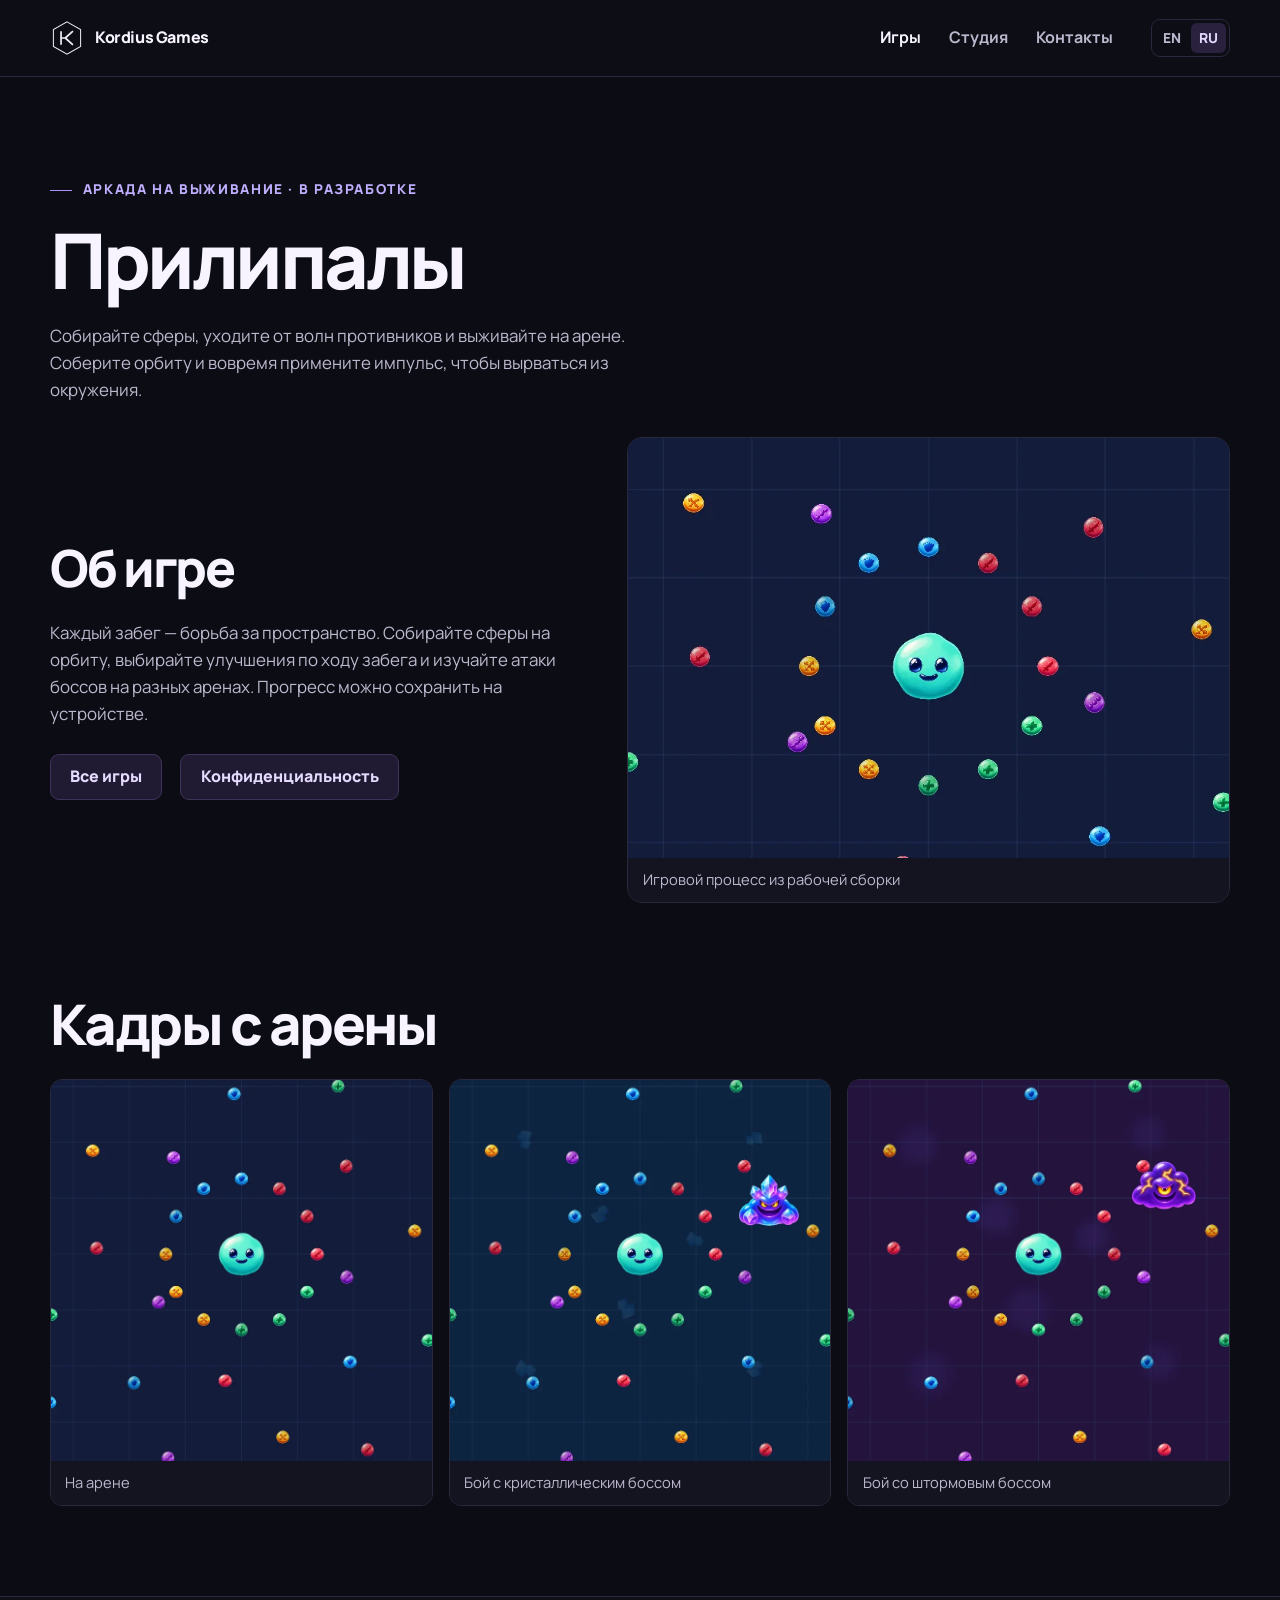
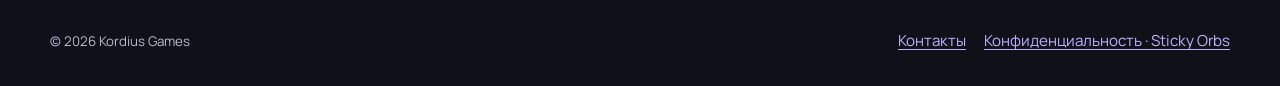
<file: docs/ru/games/sticky-orbs/index.html>
<!doctype html>
<html lang="ru">
<head>
<meta charset="utf-8">
<meta name="viewport" content="width=device-width, initial-scale=1">
<meta name="theme-color" content="#0c0c14">
<title>Прилипалы — Kordius Games</title>
<meta name="description" content="Собирайте сферы, уходите от волн противников и выживайте на арене. Соберите орбиту и вовремя примените импульс, чтобы вырваться из окружения.">
<link rel="canonical" href="https://kord1us.github.io/kordius-games-site/ru/games/sticky-orbs/">
<link rel="alternate" hreflang="en" href="https://kord1us.github.io/kordius-games-site/games/sticky-orbs/">
<link rel="alternate" hreflang="ru" href="https://kord1us.github.io/kordius-games-site/ru/games/sticky-orbs/">
<link rel="alternate" hreflang="x-default" href="https://kord1us.github.io/kordius-games-site/games/sticky-orbs/">
<meta property="og:type" content="website">
<meta property="og:site_name" content="Kordius Games">
<meta property="og:locale" content="ru_RU">
<meta property="og:title" content="Прилипалы — Kordius Games">
<meta property="og:description" content="Собирайте сферы, уходите от волн противников и выживайте на арене. Соберите орбиту и вовремя примените импульс, чтобы вырваться из окружения.">
<meta property="og:url" content="https://kord1us.github.io/kordius-games-site/ru/games/sticky-orbs/">
<meta property="og:image" content="https://kord1us.github.io/kordius-games-site/assets/sticky-gameplay.webp">
<meta name="twitter:card" content="summary_large_image">
<link rel="icon" href="../../../assets/studio-logo.svg" type="image/svg+xml">
<link rel="stylesheet" href="../../../assets/site.css">
<script defer src="../../../assets/site.js"></script>
</head>
<body>
<a class="skip" href="#main">Перейти к содержанию</a>
<header class="head"><div class="wrap head-row"><a class="brand" href="../../../ru/"><img src="../../../assets/studio-logo.svg" width="34" height="34" alt=""><span>Kordius Games</span></a>
<nav class="nav" id="site-nav" aria-label="Меню"><a href="../../../ru/games/" aria-current="page">Игры</a><a href="../../../ru/about/">Студия</a><a href="../../../ru/contact/">Контакты</a></nav>
<div class="lang"><a href="../../../games/sticky-orbs/" hreflang="en" lang="en" aria-label="English">EN</a><span aria-current="true" lang="ru">RU</span></div>
<button type="button" class="menu" data-menu aria-controls="site-nav" aria-expanded="false">Меню</button>
</div></header>
<main id="main" tabindex="-1"><section class="wrap page-section"><header class="page-intro">
    <p class="kicker">Аркада на выживание · В разработке</p><h1>Прилипалы</h1>
    <p>Собирайте сферы, уходите от волн противников и выживайте на арене. Соберите орбиту и вовремя примените импульс, чтобы вырваться из окружения.</p></header>
      <div class="feature"><div><h2>Об игре</h2>
      <p class="page-paragraph">Каждый забег — борьба за пространство. Собирайте сферы на орбиту, выбирайте улучшения по ходу забега и изучайте атаки боссов на разных аренах. Прогресс можно сохранить на устройстве.</p>
      <div class="actions"><a class="cta secondary" href="../../../ru/games/">Все игры</a><a class="cta secondary" href="../../../ru/privacy/sticky-orbs/">Конфиденциальность</a></div>
      </div><figure class=""><img src="../../../assets/sticky-gameplay.webp" alt="Игровой процесс «Прилипал»: светящаяся сфера игрока и волны противников" width="786" height="1704" fetchpriority="high" decoding="async">
      <figcaption>Игровой процесс из рабочей сборки</figcaption></figure></div></section><section class="wrap page-section">
        <header class="section-head"><h2>Кадры с арены</h2></header>
        <div class="gallery"><figure>
          <a href="../../../assets/sticky-gameplay.webp" data-gallery="На арене"><img src="../../../assets/sticky-gameplay.webp" alt="На арене" width="786" height="1704" loading="lazy" decoding="async"></a>
          <figcaption>На арене</figcaption></figure><figure>
          <a href="../../../assets/sticky-boss-crystal.webp" data-gallery="Бой с кристаллическим боссом"><img src="../../../assets/sticky-boss-crystal.webp" alt="Бой с кристаллическим боссом" width="786" height="1704" loading="lazy" decoding="async"></a>
          <figcaption>Бой с кристаллическим боссом</figcaption></figure><figure>
          <a href="../../../assets/sticky-boss-storm.webp" data-gallery="Бой со штормовым боссом"><img src="../../../assets/sticky-boss-storm.webp" alt="Бой со штормовым боссом" width="786" height="1704" loading="lazy" decoding="async"></a>
          <figcaption>Бой со штормовым боссом</figcaption></figure></div></section>
        <dialog id="gallery-dialog" aria-label="Кадры с арены"><form method="dialog">
          <button aria-label="Закрыть">Закрыть</button></form>
          <figure><img alt=""><figcaption></figcaption></figure></dialog></main>
<footer class="footer"><div class="wrap footer-row">
<small>© 2026 Kordius Games</small>
<div class="links"><a href="../../../ru/contact/">Контакты</a><a href="../../../ru/privacy/sticky-orbs/">Конфиденциальность · Sticky Orbs</a></div>
</div></footer></body></html>
</file>
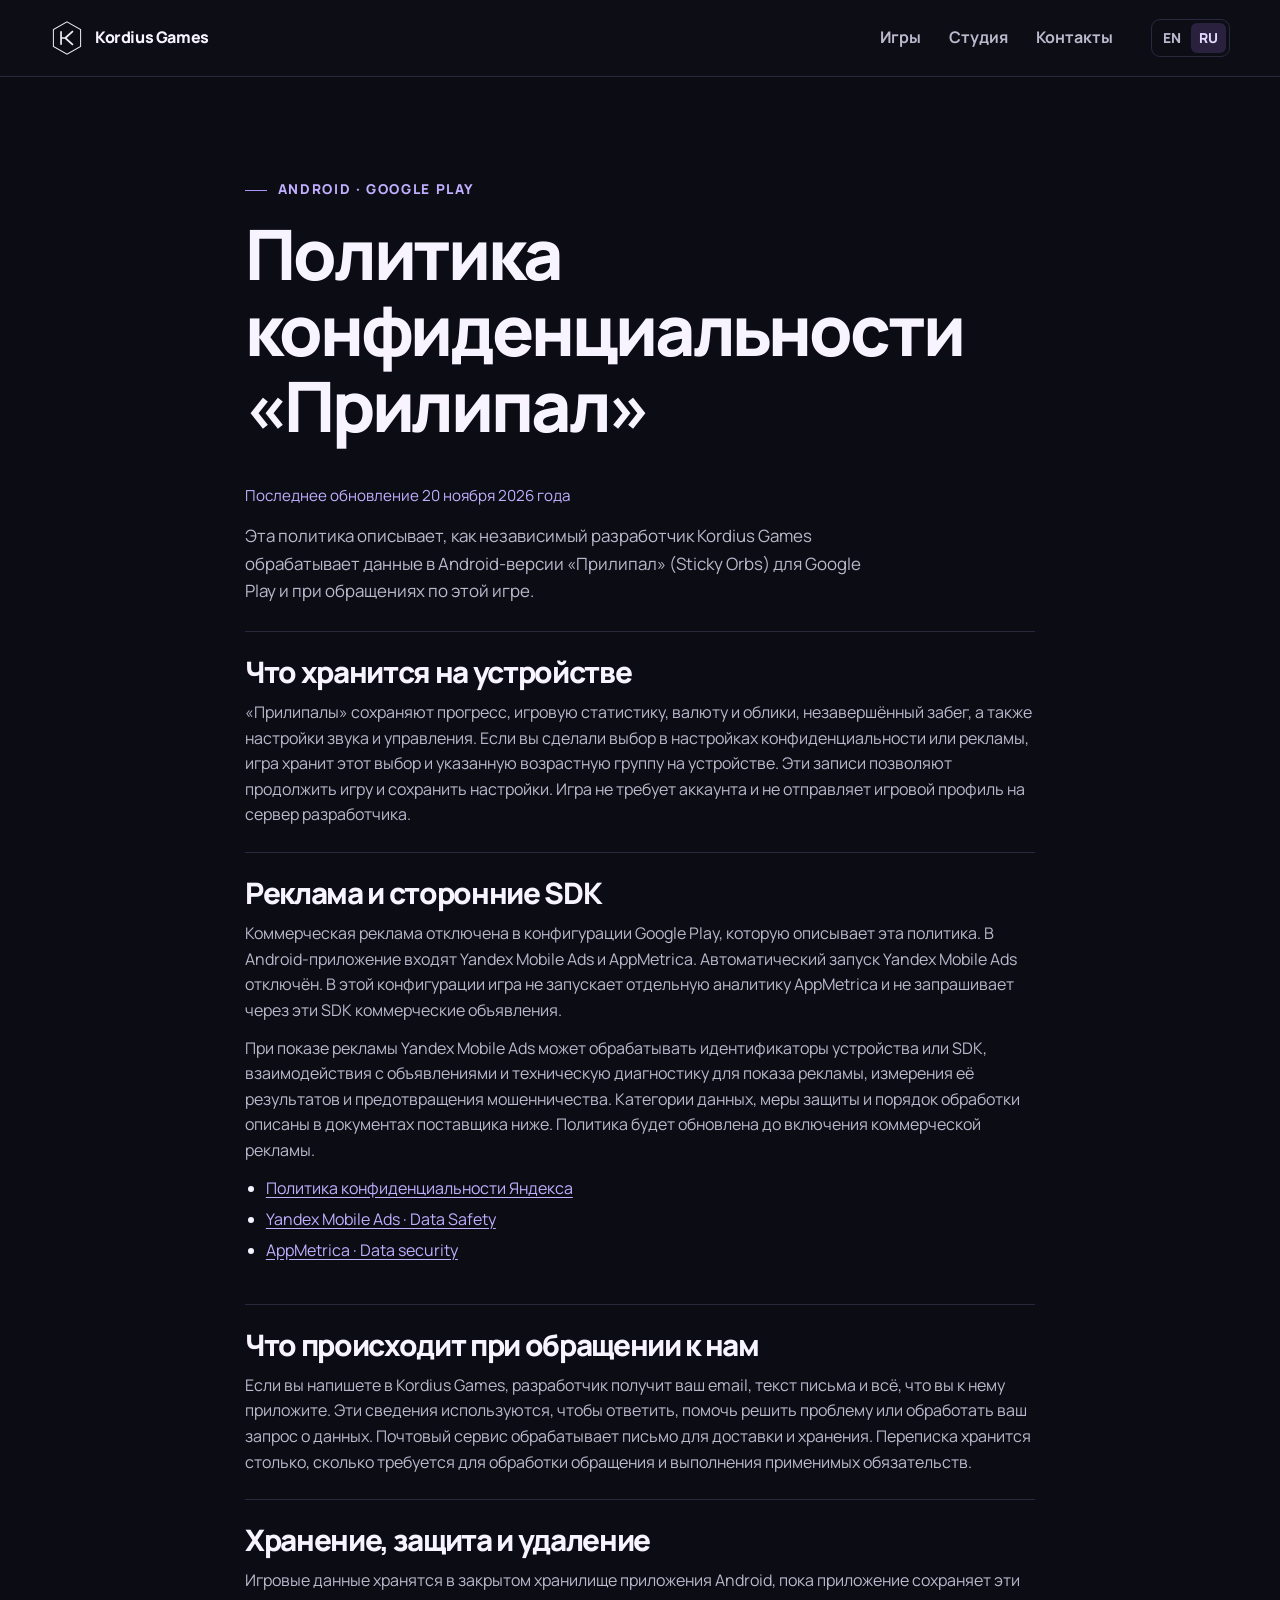
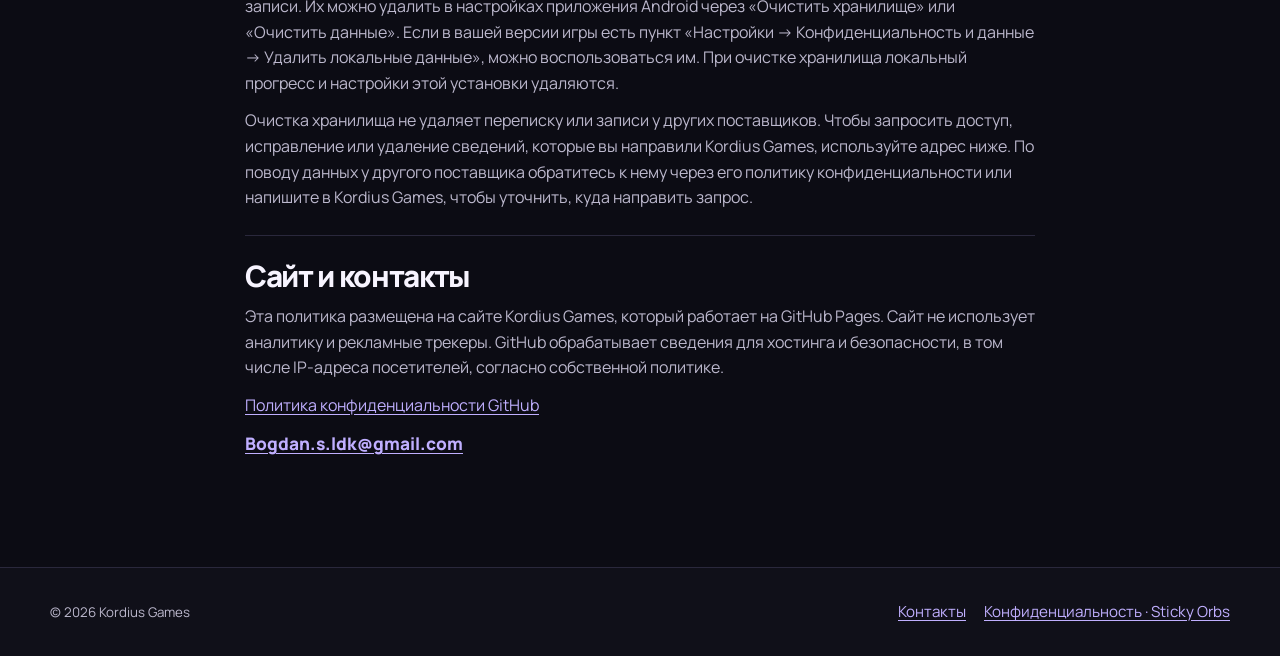
<file: docs/ru/privacy/sticky-orbs/index.html>
<!doctype html>
<html lang="ru">
<head>
<meta charset="utf-8">
<meta name="viewport" content="width=device-width, initial-scale=1">
<meta name="theme-color" content="#0c0c14">
<title>Политика конфиденциальности «Прилипал» — Kordius Games</title>
<meta name="description" content="Эта политика описывает, как независимый разработчик Kordius Games обрабатывает данные в Android-версии «Прилипал» (Sticky Orbs) для Google Play и при обращениях по этой игре.">
<link rel="canonical" href="https://kord1us.github.io/kordius-games-site/ru/privacy/sticky-orbs/">
<link rel="alternate" hreflang="en" href="https://kord1us.github.io/kordius-games-site/privacy/sticky-orbs/">
<link rel="alternate" hreflang="ru" href="https://kord1us.github.io/kordius-games-site/ru/privacy/sticky-orbs/">
<link rel="alternate" hreflang="x-default" href="https://kord1us.github.io/kordius-games-site/privacy/sticky-orbs/">
<meta property="og:type" content="article">
<meta property="og:site_name" content="Kordius Games">
<meta property="og:locale" content="ru_RU">
<meta property="og:title" content="Политика конфиденциальности «Прилипал» — Kordius Games">
<meta property="og:description" content="Эта политика описывает, как независимый разработчик Kordius Games обрабатывает данные в Android-версии «Прилипал» (Sticky Orbs) для Google Play и при обращениях по этой игре.">
<meta property="og:url" content="https://kord1us.github.io/kordius-games-site/ru/privacy/sticky-orbs/">
<meta property="og:image" content="https://kord1us.github.io/kordius-games-site/assets/sticky-gameplay.webp">
<meta name="twitter:card" content="summary_large_image">
<link rel="icon" href="../../../assets/studio-logo.svg" type="image/svg+xml">
<link rel="stylesheet" href="../../../assets/site.css">
<script defer src="../../../assets/site.js"></script>
</head>
<body>
<a class="skip" href="#main">Перейти к содержанию</a>
<header class="head"><div class="wrap head-row"><a class="brand" href="../../../ru/"><img src="../../../assets/studio-logo.svg" width="34" height="34" alt=""><span>Kordius Games</span></a>
<nav class="nav" id="site-nav" aria-label="Меню"><a href="../../../ru/games/">Игры</a><a href="../../../ru/about/">Студия</a><a href="../../../ru/contact/">Контакты</a></nav>
<div class="lang"><a href="../../../privacy/sticky-orbs/" hreflang="en" lang="en" aria-label="English">EN</a><span aria-current="true" lang="ru">RU</span></div>
<button type="button" class="menu" data-menu aria-controls="site-nav" aria-expanded="false">Меню</button>
</div></header>
<main id="main" tabindex="-1"><div class="wrap"><article class="legal">
      <header class="page-intro">
    <p class="kicker">Android · Google Play</p><h1>Политика конфиденциальности «Прилипал»</h1>
    </header>
      <p class="policy-date">Последнее обновление <time datetime="2026-11-20">20 ноября 2026 года</time></p>
      <p class="page-paragraph" style="margin-bottom:1.5rem">Эта политика описывает, как независимый разработчик Kordius Games обрабатывает данные в Android-версии «Прилипал» (Sticky Orbs) для Google Play и при обращениях по этой игре.</p>
      <div class="legal-body"><section>
        <h2>Что хранится на устройстве</h2><p>«Прилипалы» сохраняют прогресс, игровую статистику, валюту и облики, незавершённый забег, а также настройки звука и управления. Если вы сделали выбор в настройках конфиденциальности или рекламы, игра хранит этот выбор и указанную возрастную группу на устройстве. Эти записи позволяют продолжить игру и сохранить настройки. Игра не требует аккаунта и не отправляет игровой профиль на сервер разработчика.</p>


      </section><section>
        <h2>Реклама и сторонние SDK</h2><p>Коммерческая реклама отключена в конфигурации Google Play, которую описывает эта политика. В Android-приложение входят Yandex Mobile Ads и AppMetrica. Автоматический запуск Yandex Mobile Ads отключён. В этой конфигурации игра не запускает отдельную аналитику AppMetrica и не запрашивает через эти SDK коммерческие объявления.</p><p>При показе рекламы Yandex Mobile Ads может обрабатывать идентификаторы устройства или SDK, взаимодействия с объявлениями и техническую диагностику для показа рекламы, измерения её результатов и предотвращения мошенничества. Категории данных, меры защиты и порядок обработки описаны в документах поставщика ниже. Политика будет обновлена до включения коммерческой рекламы.</p>
        <ul>
          <li><a href="https://yandex.com/legal/confidential/">Политика конфиденциальности Яндекса</a></li>
          <li><a href="https://ads.yandex.com/helpcenter/en/dev/android/app-privacy-android">Yandex Mobile Ads · Data Safety</a></li>
          <li><a href="https://appmetrica.yandex.com/docs/en/new-users/data-security">AppMetrica · Data security</a></li></ul>

      </section><section>
        <h2>Что происходит при обращении к нам</h2><p>Если вы напишете в Kordius Games, разработчик получит ваш email, текст письма и всё, что вы к нему приложите. Эти сведения используются, чтобы ответить, помочь решить проблему или обработать ваш запрос о данных. Почтовый сервис обрабатывает письмо для доставки и хранения. Переписка хранится столько, сколько требуется для обработки обращения и выполнения применимых обязательств.</p>


      </section><section>
        <h2>Хранение, защита и удаление</h2><p>Игровые данные хранятся в закрытом хранилище приложения Android, пока приложение сохраняет эти записи. Их можно удалить в настройках приложения Android через «Очистить хранилище» или «Очистить данные». Если в вашей версии игры есть пункт «Настройки → Конфиденциальность и данные → Удалить локальные данные», можно воспользоваться им. При очистке хранилища локальный прогресс и настройки этой установки удаляются.</p><p>Очистка хранилища не удаляет переписку или записи у других поставщиков. Чтобы запросить доступ, исправление или удаление сведений, которые вы направили Kordius Games, используйте адрес ниже. По поводу данных у другого поставщика обратитесь к нему через его политику конфиденциальности или напишите в Kordius Games, чтобы уточнить, куда направить запрос.</p>


      </section><section>
        <h2>Сайт и контакты</h2><p>Эта политика размещена на сайте Kordius Games, который работает на GitHub Pages. Сайт не использует аналитику и рекламные трекеры. GitHub обрабатывает сведения для хостинга и безопасности, в том числе IP-адреса посетителей, согласно собственной политике.</p>

        <p><a href="https://docs.github.com/en/site-policy/privacy-policies/github-general-privacy-statement">Политика конфиденциальности GitHub</a></p><p><a class="address" href="mailto:Bogdan.s.ldk@gmail.com">Bogdan.s.ldk@gmail.com</a></p>
      </section></div></article></div></main>
<footer class="footer"><div class="wrap footer-row">
<small>© 2026 Kordius Games</small>
<div class="links"><a href="../../../ru/contact/">Контакты</a><a href="../../../ru/privacy/sticky-orbs/">Конфиденциальность · Sticky Orbs</a></div>
</div></footer></body></html>
</file>
<file: docs/assets/site.css>
@import url("./fonts.css");

:root {
  color-scheme: dark;
  --bg: #0c0c14; --panel: #141421; --line: #2a283c; --ink: #f7f4ff;
  --muted: #bcb8cd; --accent: #c0afff; --primary: #ab93fa; --max: 1180px;
  font: 16px/1.6 Manrope, system-ui, sans-serif;
}
*, *::before, *::after { box-sizing: border-box; }
body { margin: 0; background: var(--bg); color: var(--ink); }
img { display: block; max-width: 100%; height: auto; }
h1, h2, h3, p, figure { margin: 0; }
h1, h2, h3 { line-height: 1.09; letter-spacing: -.045em; font-weight: 800; }
a { color: var(--accent); text-underline-offset: .2em; }
a, button { -webkit-tap-highlight-color: transparent; }
a:focus-visible, button:focus-visible, main:focus-visible { outline: 2px solid #d4c6ff; outline-offset: 5px; }
a:hover { color: #e5dbff; }
button { font: inherit; color: inherit; cursor: pointer; }
.wrap { width: min(var(--max), calc(100% - 72px)); margin-inline: auto; }
.skip { position: absolute; inset: .5rem auto auto .5rem; z-index: 9; background: var(--panel); padding: .65rem 1rem; transform: translateY(-160%); }
.skip:focus { transform: none; }
.head { border-bottom: 1px solid var(--line); position: relative; z-index: 1; background: #0d0d16; }
.head-row { min-height: 76px; display: flex; align-items: center; gap: 32px; }
.brand { display: inline-flex; gap: 11px; align-items: center; text-decoration: none; color: var(--ink); font-weight: 800; letter-spacing: -.025em; white-space: nowrap; }
.brand img { width: 34px; height: 34px; border-radius: 8px; }
.nav { display: flex; gap: 28px; margin-left: auto; align-items: center; }
.nav a { text-decoration: none; font-weight: 700; color: var(--muted); }
.nav a:hover, .nav a[aria-current] { color: var(--ink); }
.lang { display: flex; gap: 2px; border: 1px solid var(--line); border-radius: 9px; padding: 3px; margin-left: 6px; }
.lang a, .lang span { color: var(--muted); text-decoration: none; font-size: .86rem; font-weight: 800; padding: 4px 8px; border-radius: 6px; }
.lang span { background: #29213e; color: #e4daff; }
.menu { display: none; }
.kicker { color: var(--accent); font-weight: 800; font-size: .85rem; letter-spacing: .12em; text-transform: uppercase; display: flex; align-items: center; gap: .65rem; }
.kicker::before { content: ""; height: 1px; width: 1.4rem; background: var(--primary); flex: none; }
.hero { position: relative; isolation: isolate; overflow: hidden; border-bottom: 1px solid var(--line); background: radial-gradient(ellipse at 82% 48%, #392155 0, #161326 37%, #0c0c14 72%); }
.hero-grid { min-height: 570px; padding-block: 80px; display: grid; grid-template-columns: 1.17fr 1fr; align-items: center; gap: 24px; }
.hero-copy { position: relative; z-index: 1; }
.hero h1 { font-size: clamp(3.1rem, 6.6vw, 6.4rem); line-height: .99; margin: .32em 0 .26em; }
.hero h1 span { color: #c6b4ff; display: block; margin-top: .08em; }
.hero-copy > p:not(.kicker) { font-size: 1.12rem; color: var(--muted); max-width: 39ch; }
.actions { display: flex; align-items: center; flex-wrap: wrap; gap: 12px 18px; margin-top: 26px; }
.cta { display: inline-flex; align-items: center; justify-content: center; min-height: 46px; padding: .6rem 1.2rem; border-radius: 9px; background: #c0abff; color: #150d25; text-decoration: none; font-weight: 800; border: 1px solid transparent; transition: background .18s, transform .18s; }
.cta:hover { background: #ded0ff; color: #150d25; transform: translateY(-2px); }
.cta.secondary { color: #e4dbff; background: #211a33; border-color: #3f3359; }
.cta.secondary:hover { background: #322448; }
.hero-image { position: relative; min-width: 0; }
.hero-image::before, .hero-image::after { content: ""; position: absolute; z-index: -1; inset: 9% -8%; border: 1px solid #b495ff35; border-radius: 50%; transform: rotate(-21deg); }
.hero-image::after { inset: 0 -13%; transform: rotate(23deg); border-color: #b495ff24; }
.hero-image img { width: 100%; aspect-ratio: 1.32; object-fit: cover; object-position: 50% 43%; border-radius: 1.15rem; border: 1px solid #514368; box-shadow: 0 25px 75px #080610a0; }
.hero-image figcaption { margin-top: 10px; color: #cdc5e4; font-size: .88rem; }
.section { padding-block: clamp(48px, 7vw, 88px); }
.section-head { display: flex; justify-content: space-between; align-items: end; gap: 1rem; margin-bottom: 25px; }
.section-head h2, .studio-band h2 { font-size: clamp(2rem, 4.4vw, 3.5rem); }
.grid { display: grid; grid-template-columns: 1fr 1fr; gap: 22px; }
.card { border: 1px solid var(--line); border-radius: 17px; overflow: hidden; background: var(--panel); min-width: 0; display: flex; flex-direction: column; }
.card-image { position: relative; aspect-ratio: 2.07; overflow: hidden; display: block; border-bottom: 1px solid var(--line); }
.card-image img { width: 100%; height: 100%; object-fit: cover; object-position: 50% 44%; transition: transform .4s ease; }
.card:hover .card-image img { transform: scale(1.035); }
.artwork { background: radial-gradient(ellipse at 51% 53%, #644970 0, #332745 40%, #181522 78%); position: relative; isolation: isolate; overflow: hidden; }
.artwork::before { content: ""; position: absolute; z-index: -1; inset: 0; background: repeating-linear-gradient(0deg, transparent 0 29px, #e1c4f518 30px), repeating-linear-gradient(90deg, transparent 0 29px, #e1c4f518 30px); mask-image: radial-gradient(ellipse, #000, transparent 75%); }
.artwork img { object-fit: contain; margin-inline: auto; padding: .75rem; filter: drop-shadow(0 8px 14px #080512a0); }
.card-body { padding: clamp(20px, 3vw, 30px); display: grid; gap: 12px; flex: 1; }
.card-body h2, .card-body h3 { font-size: clamp(1.7rem, 3.8vw, 2.65rem); }
.card-body h2 a, .card-body h3 a { color: var(--ink); text-decoration: none; }
.card-meta { display: flex; gap: 8px 12px; flex-wrap: wrap; align-items: center; color: var(--accent); font-size: .92rem; font-weight: 800; }
.card-body p, .studio-band p, .page-intro > p, .page-paragraph { color: var(--muted); font-size: 1.06rem; max-width: 62ch; }
.status { padding: .12rem .55rem; background: #29203e; border-radius: 4px; color: #e1d4ff; font-size: .84rem; }
.text-link { width: fit-content; font-weight: 800; }
.studio-band { border-top: 1px solid var(--line); background: linear-gradient(110deg, #19132a, #100e1c 64%); }
.studio-band .wrap { display: grid; grid-template-columns: .95fr 1fr; gap: 30px; align-items: center; }
.studio-band p + a { display: inline-block; margin-top: .8em; }
.page-intro { padding-top: clamp(50px, 8vw, 105px); padding-bottom: 34px; }
.page-intro h1 { font-size: clamp(2.55rem, 6vw, 5.5rem); margin-block: .22em .26em; overflow-wrap: anywhere; }
.page-intro > p { max-width: 61ch; }
.page-intro > p.kicker { font-size: .85rem; color: var(--accent); }
.page-section { padding-bottom: clamp(48px, 8vw, 90px); }
.feature { display: grid; grid-template-columns: .95fr 1.05fr; gap: 32px; align-items: center; }
.feature h2 { font-size: clamp(1.85rem, 4vw, 3.4rem); margin-bottom: .45em; }
.feature figure { border-radius: 15px; background-color: var(--panel); border: 1px solid var(--line); overflow: hidden; }
.feature figure img { width: 100%; height: clamp(250px, 36vw, 420px); object-fit: cover; object-position: center 45%; }
.feature .artwork img { object-fit: contain; }
figcaption { font-size: .92rem; }
.feature figcaption, .gallery figcaption { padding: .65rem .9rem; color: var(--muted); background: var(--panel); }
.gallery { display: grid; grid-template-columns: repeat(3, minmax(0, 1fr)); gap: 16px; }
.gallery figure { border-radius: 12px; border: 1px solid var(--line); overflow: hidden; }
.gallery a { display: block; }
.gallery img { width: 100%; aspect-ratio: 1; object-fit: cover; }
.gallery a:hover img { filter: brightness(1.12); }
dialog { background: var(--panel); color: var(--ink); border: 1px solid #5a4b76; border-radius: 14px; padding: 1rem; width: min(780px, calc(100% - 28px)); }
dialog::backdrop { background: #08060de6; }
dialog button { border: 1px solid var(--line); background: #282036; border-radius: 7px; padding: .4rem .8rem; margin-bottom: .6rem; }
dialog img { margin: auto; max-height: 66vh; object-fit: contain; }
dialog figcaption { text-align: center; margin-top: 8px; }
.contact-grid { display: grid; grid-template-columns: 1fr 1fr; gap: 18px; }
.contact-card { border: 1px solid var(--line); background: var(--panel); border-radius: 14px; padding: 28px; }
.contact-card h2 { font-size: 1.55rem; margin-bottom: .6em; }
.contact-card p { color: var(--muted); }
.address { overflow-wrap: anywhere; font-size: 1.08rem; font-weight: 800; }
.legal { max-width: 790px; margin: 0 auto; }
.legal .page-intro h1 { font-size: clamp(2.45rem, 6vw, 4.35rem); }
.legal .page-intro { padding-bottom: 22px; }
.policy-date { margin-bottom: 14px; color: var(--accent); font-size: .95rem; }
.legal-body { padding-block: 3px clamp(48px, 7vw, 85px); }
.legal-body section { border-top: 1px solid var(--line); padding-block: 24px; }
.legal-body h2 { font-size: clamp(1.35rem, 3vw, 1.85rem); margin-bottom: 12px; }
.legal-body p { color: var(--muted); }
.legal-body p + p, .legal-body ul { margin-top: 12px; }
.legal-body ul { padding-left: 1.3rem; }
.legal-body li + li { margin-top: .35rem; }
.footer { border-top: 1px solid var(--line); background: #101019; padding-block: 32px; }
.footer-row { display: flex; align-items: center; justify-content: space-between; gap: 16px 28px; flex-wrap: wrap; }
.footer .links { display: flex; flex-wrap: wrap; gap: 8px 18px; }
.footer .links a { font-size: .95rem; }
.footer small { color: var(--muted); }
@media (max-width: 820px) {
  .wrap { width: calc(100% - 42px); }
  .head-row { gap: 16px; }
  .nav { gap: 18px; }
  .hero-grid { min-height: 0; padding-block: 56px; }
  .hero h1 { font-size: clamp(2.8rem, 7.15vw, 4.6rem); }
}
@media (max-width: 620px) {
  .wrap { width: calc(100% - 32px); }
  .head-row { gap: 9px; min-height: 64px; flex-wrap: wrap; }
  .brand { margin-right: auto; }
  .brand img { width: 29px; height: 29px; }
  .lang { margin-left: 0; }
  .lang a, .lang span { padding-inline: 6px; }
  .nav { order: 2; width: 100%; margin: 0; padding: 0 0 12px; }
  .has-menu .nav { display: none; }
  .has-menu .menu { display: block; border: 1px solid var(--line); background: var(--panel); font-weight: 800; font-size: .9rem; border-radius: 8px; padding: .34rem .57rem; }
  .has-menu .nav.open { display: flex; min-height: 42px; flex-wrap: wrap; }
  .hero-grid, .grid, .feature, .studio-band .wrap, .contact-grid { grid-template-columns: 1fr; }
  .hero-grid { padding-block: 43px 32px; gap: 28px; }
  .hero h1 { font-size: clamp(2.82rem, 10.4vw, 4.15rem); }
  .hero-image img { aspect-ratio: 1.5; }
  .hero-image::before, .hero-image::after { inset-inline: 0; }
  .section-head { align-items: start; }
  .gallery { grid-template-columns: 1fr; }
  .gallery img { aspect-ratio: 1.32; }
}
@media (prefers-reduced-motion: reduce) {
  *, *::before, *::after { transition-duration: .01ms !important; }
}

.image-note { position: absolute; inset: auto auto 8px 8px; max-width: calc(100% - 16px); padding: .22rem .55rem; font-size: .78rem; background: #100c1bea; color: #f2ebff; border-radius: 4px; }
@media (max-width: 620px) { .legal .page-intro h1 { font-size: clamp(1.75rem, 7.75vw, 2.35rem); } }

@media (min-width: 621px) {
  .grid:has(> :only-child) { grid-template-columns: 1fr; }
  .grid > .card:only-child { display: grid; grid-template-columns: 1fr 1fr; }
  .grid > .card:only-child .card-image { aspect-ratio: auto; border-block-end: 0; border-inline-end: 1px solid var(--line); }
  .grid > .card:only-child .card-body { align-content: center; }
}
</file>
